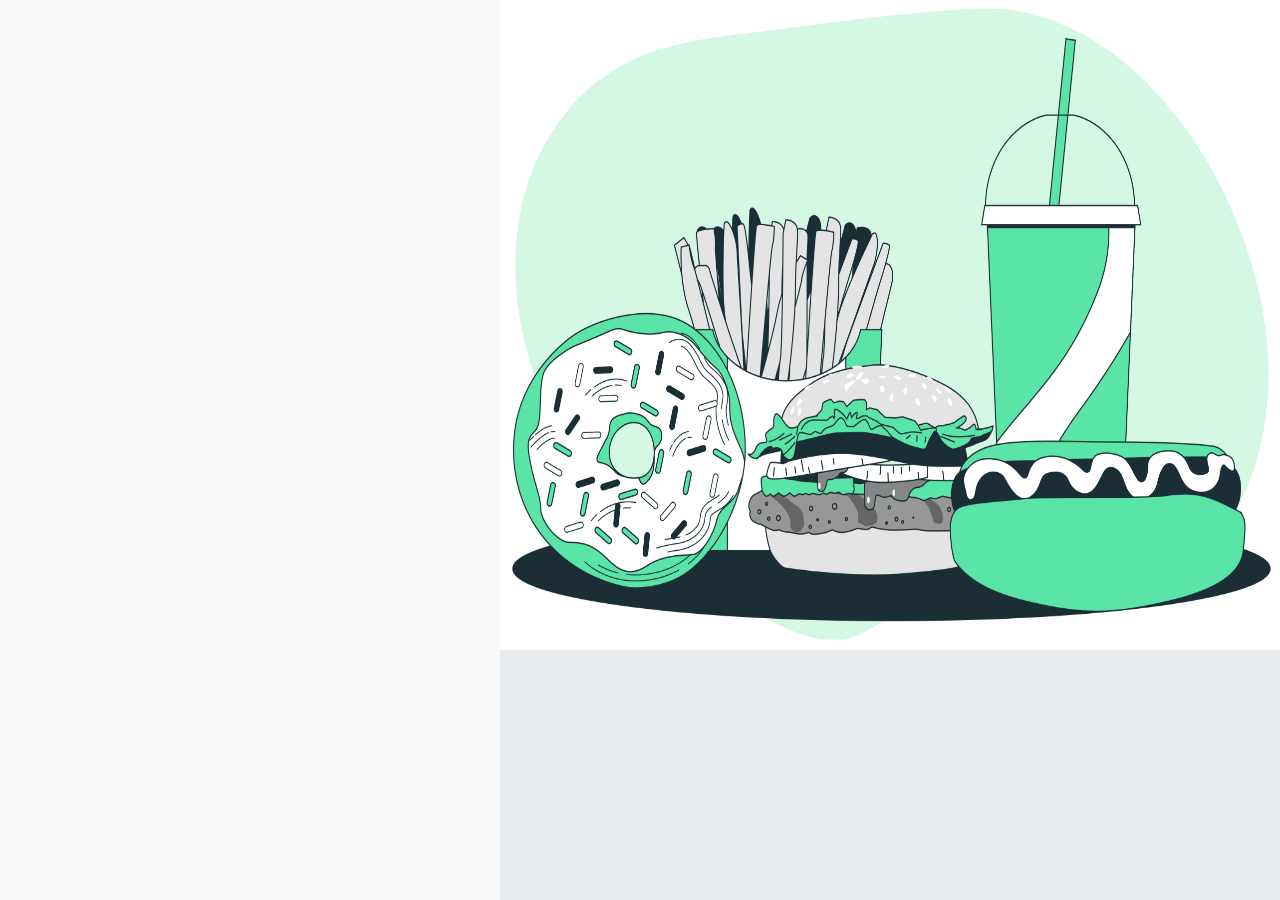
<file: index.html>
<!DOCTYPE html>
<html lang="en">
<head>
    <meta charset="UTF-8">
    <meta name="viewport" content="width=device-width, initial-scale=1.0">
    <link rel="icon" href="./assets/food-dash.jpg" />
    <title>Login - FoodDash</title>
    <link rel="stylesheet" href="css/style.css">
    <link rel="stylesheet" href="css/auth.css">
    <link rel="stylesheet" href="https://cdnjs.cloudflare.com/ajax/libs/font-awesome/6.4.0/css/all.min.css">
</head>
<body>
    <div class="auth-container">
        <div class="auth-card animate-fade-in">
            <div class="auth-header">
                <div class="logo">
                    <div class="logo-icon">FD</div>
                    <h1>FoodDash</h1>
                </div>
                <h2>Welcome Back</h2>
                <p>Enter your credentials to access your account</p>
            </div>
            <div class="auth-form">
                <form id="loginForm">
                    <div class="form-group">
                        <label for="email">Email</label>
                        <div class="input-with-icon">
                            <i class="fas fa-envelope"></i>
                            <input type="email" id="email" placeholder="Enter your email" required>
                        </div>
                        <span class="error-message" id="emailError"></span>
                    </div>
                    <div class="form-group">
                        <label for="password">Password</label>
                        <div class="input-with-icon">
                            <i class="fas fa-lock"></i>
                            <input type="password" id="password" placeholder="Enter your password" required>
                            <i class="fas fa-eye toggle-password"></i>
                        </div>
                        <span class="error-message" id="passwordError"></span>
                    </div>
                    <div class="form-options">
                        <div class="remember-me">
                            <input type="checkbox" id="remember">
                            <label for="remember">Remember me</label>
                        </div>
                        <a href="#" class="forgot-password">Forgot Password?</a>
                    </div>
                    <button type="submit" class="btn btn-primary btn-block">Login</button>
                </form>
                <!-- <div class="social-login">
                    <p>Or login with</p>
                    <div class="social-buttons">
                        <button class="btn btn-social btn-google">
                            <i class="fab fa-google"></i> Google
                        </button>
                        <button class="btn btn-social btn-facebook">
                            <i class="fab fa-facebook-f"></i> Facebook
                        </button>
                    </div>
                </div> -->
                <div class="auth-footer">
                    <p>Don't have an account? <a href="register.html">Register</a></p>
                </div>
            </div>
        </div>
        <div class="auth-image">
            <img src="./assets/food-ill.jpg" alt="Delicious food">
        </div>
    </div>

    <script src="js/auth.js"></script>
</body>
</html>
</file>
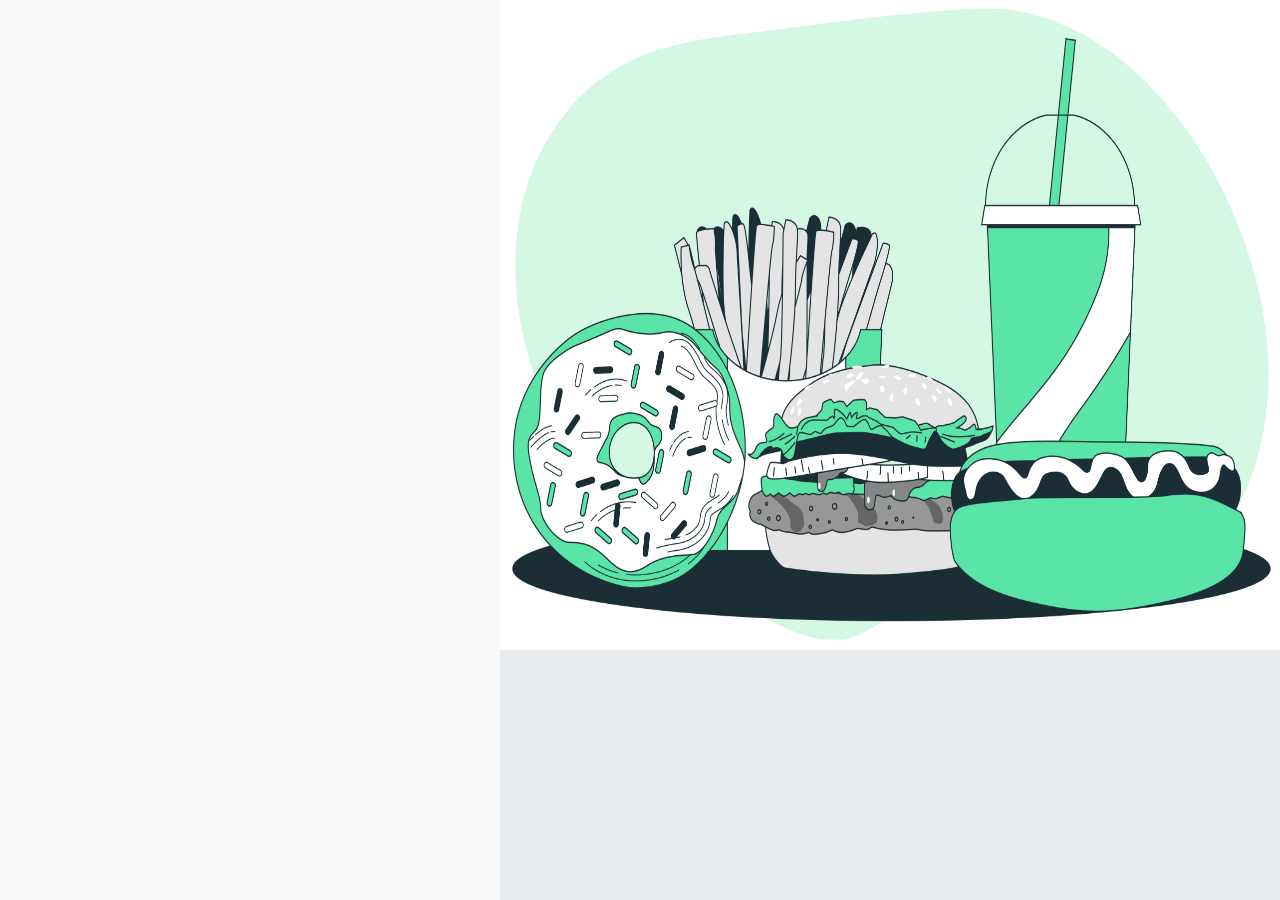
<file: customers.html>
<!DOCTYPE html>
<html lang="en">
<head>
    <meta charset="UTF-8">
    <meta name="viewport" content="width=device-width, initial-scale=1.0">
    <title>Customers - FoodDash</title>
    <link rel="icon" href="assets/food-dash.png" />
    <link rel="stylesheet" href="css/style.css">
    <link rel="stylesheet" href="css/dashboard.css">
    <link rel="stylesheet" href="css/Customer.css">
    <link rel="stylesheet" href="https://cdnjs.cloudflare.com/ajax/libs/font-awesome/6.4.0/css/all.min.css">
</head>
<body>
    <div class="dashboard-container">
        <aside class="sidebar">
            <div class="sidebar-header">
                <div class="logo">
                    <div class="logo-icon">FD</div>
                    <h1>FoodDash</h1>
                </div>
                <button class="sidebar-toggle" id="sidebarToggle">
                    <i class="fas fa-bars"></i>
                </button>
            </div>
            <nav class="sidebar-nav">
                <ul>
                    <li>
                        <a href="dashboard.html">
                            <i class="fas fa-th-large"></i>
                            <span>Dashboard</span>
                        </a>
                    </li>
                    <li>
                        <a href="Orders.html">
                            <i class="fas fa-shopping-bag"></i>
                            <span>Orders</span>
                        </a>
                    </li>
                    <li>
                        <a href="Menu.html">
                            <i class="fas fa-utensils"></i>
                            <span>Menu</span>
                        </a>
                    </li>
                    <li class="active">
                        <a href="Customer.html">
                            <i class="fas fa-users"></i>
                            <span>Customers</span>
                        </a>
                    </li>
                    <li>
                        <a href="Analytics.html">
                            <i class="fas fa-chart-bar"></i>
                            <span>Analytics</span>
                        </a>
                    </li>
                    <li>
                        <a href="Setting.html">
                            <i class="fas fa-cog"></i>
                            <span>Settings</span>
                        </a>
                    </li>
                </ul>
            </nav>
            <div class="sidebar-footer">
                <a href="#" id="logoutBtn">
                    <i class="fas fa-sign-out-alt"></i>
                    <span>Logout</span>
                </a>
            </div>
        </aside>

        <main class="main-content">
            <header class="dashboard-header">
                <h1>Customer Management</h1>
                <div class="user-menu">
                    <span class="date" id="currentDate">February 21, 2023</span>
                    <div class="user-avatar" id="userMenuToggle">
                        <span>JD</span>
                    </div>
                    <div class="user-dropdown" id="userDropdown">
                        <div class="user-info">
                            <h4>Sumit Kumar</h4>
                            <p>user@example.com</p>
                        </div>
                        <ul>
                            <li><a href="profile.html"><i class="fas fa-user"></i> Profile</a></li>
                            <li><a href="Setting.html"><i class="fas fa-cog"></i> Settings</a></li>
                            <li><a href="#" id="logoutBtnDropdown"><i class="fas fa-sign-out-alt"></i> Logout</a></li>
                        </ul>
                    </div>
                </div>
            </header>

            <div class="dashboard-stats">
                <div class="stat-card">
                    <div class="stat-info">
                        <h3>Total Customers</h3>
                        <div class="stat-value">1,245</div>
                        <div class="stat-change positive">
                            <i class="fas fa-arrow-up"></i> 8% vs last month
                        </div>
                    </div>
                </div>
                <div class="stat-card">
                    <div class="stat-info">
                        <h3>New Customers</h3>
                        <div class="stat-value">87</div>
                        <div class="stat-change positive">
                            <i class="fas fa-arrow-up"></i> 12% vs last month
                        </div>
                    </div>
                </div>
                <div class="stat-card">
                    <div class="stat-info">
                        <h3>Repeat Customers</h3>
                        <div class="stat-value">76%</div>
                        <div class="stat-change positive">
                            <i class="fas fa-arrow-up"></i> 5% vs last month
                        </div>
                    </div>
                </div>
                <div class="stat-card">
                    <div class="stat-info">
                        <h3>Avg. Customer Value</h3>
                        <div class="stat-value">₹245</div>
                        <div class="stat-change negative">
                            <i class="fas fa-arrow-down"></i> 3% vs last month
                        </div>
                    </div>
                </div>
            </div>

            <div class="customer-tools">
                <div class="search-filter-container">
                    <div class="search-box">
                        <i class="fas fa-search"></i>
                        <input type="text" id="customerSearch" placeholder="Search customers...">
                    </div>
                    <div class="filter-box">
                        <select id="customerFilter">
                            <option value="all">All Customers</option>
                            <option value="new">New Customers</option>
                            <option value="repeat">Repeat Customers</option>
                            <option value="vip">VIP Customers</option>
                            <option value="inactive">Inactive Customers</option>
                        </select>
                    </div>
                </div>
                <div class="action-buttons">
                    <button class="btn-export">
                        <i class="fas fa-file-export"></i> Export
                    </button>
                    <button class="btn-add-customer">
                        <i class="fas fa-plus"></i> Add Customer
                    </button>
                </div>
            </div>

            <div class="customer-list-container">
                <table class="customer-table">
                    <thead>
                        <tr>
                            <th>
                                <input type="checkbox" id="selectAllCustomers">
                            </th>
                            <th>Customer</th>
                            <th>Email</th>
                            <th>Phone</th>
                            <th>Orders</th>
                            <th>Total Spent</th>
                            <th>Last Order</th>
                            <th>Status</th>
                            <th>Actions</th>
                        </tr>
                    </thead>
                    <tbody id="customerTableBody">
                        <tr>
                            <td>
                                <input type="checkbox" class="customer-checkbox">
                            </td>
                            <td>
                                <div class="customer-info">
                                    <div class="customer-avatar">RK</div>
                                    <div class="customer-name">Rahul Kumar</div>
                                </div>
                            </td>
                            <td>rahul@example.com</td>
                            <td>+91 9876543210</td>
                            <td>24</td>
                            <td>₹4,850</td>
                            <td>2 days ago</td>
                            <td><span class="status-badge active">Active</span></td>
                            <td>
                                <div class="action-menu">
                                    <button class="action-btn">
                                        <i class="fas fa-ellipsis-v"></i>
                                    </button>
                                    <div class="action-dropdown">
                                        <a href="#" class="view-customer" data-id="1"><i class="fas fa-eye"></i> View</a>
                                        <a href="#" class="edit-customer" data-id="1"><i class="fas fa-edit"></i> Edit</a>
                                        <a href="#" class="delete-customer" data-id="1"><i class="fas fa-trash"></i> Delete</a>
                                    </div>
                                </div>
                            </td>
                        </tr>
                        <tr>
                            <td>
                                <input type="checkbox" class="customer-checkbox">
                            </td>
                            <td>
                                <div class="customer-info">
                                    <div class="customer-avatar">PS</div>
                                    <div class="customer-name">Priya Singh</div>
                                </div>
                            </td>
                            <td>priya@example.com</td>
                            <td>+91 9876543211</td>
                            <td>18</td>
                            <td>₹3,240</td>
                            <td>5 days ago</td>
                            <td><span class="status-badge active">Active</span></td>
                            <td>
                                <div class="action-menu">
                                    <button class="action-btn">
                                        <i class="fas fa-ellipsis-v"></i>
                                    </button>
                                    <div class="action-dropdown">
                                        <a href="#" class="view-customer" data-id="2"><i class="fas fa-eye"></i> View</a>
                                        <a href="#" class="edit-customer" data-id="2"><i class="fas fa-edit"></i> Edit</a>
                                        <a href="#" class="delete-customer" data-id="2"><i class="fas fa-trash"></i> Delete</a>
                                    </div>
                                </div>
                            </td>
                        </tr>
                        <tr>
                            <td>
                                <input type="checkbox" class="customer-checkbox">
                            </td>
                            <td>
                                <div class="customer-info">
                                    <div class="customer-avatar">AM</div>
                                    <div class="customer-name">Amit Mehta</div>
                                </div>
                            </td>
                            <td>amit@example.com</td>
                            <td>+91 9876543212</td>
                            <td>32</td>
                            <td>₹6,120</td>
                            <td>1 day ago</td>
                            <td><span class="status-badge vip">VIP</span></td>
                            <td>
                                <div class="action-menu">
                                    <button class="action-btn">
                                        <i class="fas fa-ellipsis-v"></i>
                                    </button>
                                    <div class="action-dropdown">
                                        <a href="#" class="view-customer" data-id="3"><i class="fas fa-eye"></i> View</a>
                                        <a href="#" class="edit-customer" data-id="3"><i class="fas fa-edit"></i> Edit</a>
                                        <a href="#" class="delete-customer" data-id="3"><i class="fas fa-trash"></i> Delete</a>
                                    </div>
                                </div>
                            </td>
                        </tr>
                        <tr>
                            <td>
                                <input type="checkbox" class="customer-checkbox">
                            </td>
                            <td>
                                <div class="customer-info">
                                    <div class="customer-avatar">SG</div>
                                    <div class="customer-name">Sneha Gupta</div>
                                </div>
                            </td>
                            <td>sneha@example.com</td>
                            <td>+91 9876543213</td>
                            <td>8</td>
                            <td>₹1,560</td>
                            <td>10 days ago</td>
                            <td><span class="status-badge inactive">Inactive</span></td>
                            <td>
                                <div class="action-menu">
                                    <button class="action-btn">
                                        <i class="fas fa-ellipsis-v"></i>
                                    </button>
                                    <div class="action-dropdown">
                                        <a href="#" class="view-customer" data-id="4"><i class="fas fa-eye"></i> View</a>
                                        <a href="#" class="edit-customer" data-id="4"><i class="fas fa-edit"></i> Edit</a>
                                        <a href="#" class="delete-customer" data-id="4"><i class="fas fa-trash"></i> Delete</a>
                                    </div>
                                </div>
                            </td>
                        </tr>
                        <tr>
                            <td>
                                <input type="checkbox" class="customer-checkbox">
                            </td>
                            <td>
                                <div class="customer-info">
                                    <div class="customer-avatar">VJ</div>
                                    <div class="customer-name">Vikram Joshi</div>
                                </div>
                            </td>
                            <td>vikram@example.com</td>
                            <td>+91 9876543214</td>
                            <td>15</td>
                            <td>₹2,890</td>
                            <td>3 days ago</td>
                            <td><span class="status-badge active">Active</span></td>
                            <td>
                                <div class="action-menu">
                                    <button class="action-btn">
                                        <i class="fas fa-ellipsis-v"></i>
                                    </button>
                                    <div class="action-dropdown">
                                        <a href="#" class="view-customer" data-id="5"><i class="fas fa-eye"></i> View</a>
                                        <a href="#" class="edit-customer" data-id="5"><i class="fas fa-edit"></i> Edit</a>
                                        <a href="#" class="delete-customer" data-id="5"><i class="fas fa-trash"></i> Delete</a>
                                    </div>
                                </div>
                            </td>
                        </tr>
                        <tr>
                            <td>
                                <input type="checkbox" class="customer-checkbox">
                            </td>
                            <td>
                                <div class="customer-info">
                                    <div class="customer-avatar">NP</div>
                                    <div class="customer-name">Neha Patel</div>
                                </div>
                            </td>
                            <td>neha@example.com</td>
                            <td>+91 9876543215</td>
                            <td>21</td>
                            <td>₹4,120</td>
                            <td>2 days ago</td>
                            <td><span class="status-badge active">Active</span></td>
                            <td>
                                <div class="action-menu">
                                    <button class="action-btn">
                                        <i class="fas fa-ellipsis-v"></i>
                                    </button>
                                    <div class="action-dropdown">
                                        <a href="#" class="view-customer" data-id="6"><i class="fas fa-eye"></i> View</a>
                                        <a href="#" class="edit-customer" data-id="6"><i class="fas fa-edit"></i> Edit</a>
                                        <a href="#" class="delete-customer" data-id="6"><i class="fas fa-trash"></i> Delete</a>
                                    </div>
                                </div>
                            </td>
                        </tr>
                        <tr>
                            <td>
                                <input type="checkbox" class="customer-checkbox">
                            </td>
                            <td>
                                <div class="customer-info">
                                    <div class="customer-avatar">RS</div>
                                    <div class="customer-name">Raj Sharma</div>
                                </div>
                            </td>
                            <td>raj@example.com</td>
                            <td>+91 9876543216</td>
                            <td>5</td>
                            <td>₹980</td>
                            <td>15 days ago</td>
                            <td><span class="status-badge new">New</span></td>
                            <td>
                                <div class="action-menu">
                                    <button class="action-btn">
                                        <i class="fas fa-ellipsis-v"></i>
                                    </button>
                                    <div class="action-dropdown">
                                        <a href="#" class="view-customer" data-id="7"><i class="fas fa-eye"></i> View</a>
                                        <a href="#" class="edit-customer" data-id="7"><i class="fas fa-edit"></i> Edit</a>
                                        <a href="#" class="delete-customer" data-id="7"><i class="fas fa-trash"></i> Delete</a>
                                    </div>
                                </div>
                            </td>
                        </tr>
                    </tbody>
                </table>
            </div>

            <div class="pagination">
                <button class="pagination-btn" disabled>
                    <i class="fas fa-chevron-left"></i>
                </button>
                <button class="pagination-btn active">1</button>
                <button class="pagination-btn">2</button>
                <button class="pagination-btn">3</button>
                <span class="pagination-ellipsis">...</span>
                <button class="pagination-btn">10</button>
                <button class="pagination-btn">
                    <i class="fas fa-chevron-right"></i>
                </button>
            </div>
        </main>
    </div>

    <!-- Customer Detail Modal -->
    <div class="modal" id="customerDetailModal">
        <div class="modal-content">
            <div class="modal-header">
                <h2>Customer Details</h2>
                <button class="modal-close">&times;</button>
            </div>
            <div class="modal-body">
                <div class="customer-profile">
                    <div class="profile-header">
                        <div class="profile-avatar">AM</div>
                        <div class="profile-info">
                            <h3>Amit Mehta</h3>
                            <p>amit@example.com</p>
                            <p>+91 9876543212</p>
                            <span class="status-badge vip">VIP</span>
                        </div>
                    </div>
                    
                    <div class="profile-tabs">
                        <button class="tab-btn active" data-tab="overview">Overview</button>
                        <button class="tab-btn" data-tab="orders">Orders</button>
                        <button class="tab-btn" data-tab="address">Addresses</button>
                        <button class="tab-btn" data-tab="notes">Notes</button>
                    </div>
                    
                    <div class="profile-tab-content active" id="overview">
                        <div class="customer-stats">
                            <div class="stat-item">
                                <h4>Total Orders</h4>
                                <div class="stat-number">32</div>
                            </div>
                            <div class="stat-item">
                                <h4>Total Spent</h4>
                                <div class="stat-number">₹6,120</div>
                            </div>
                            <div class="stat-item">
                                <h4>Avg. Order Value</h4>
                                <div class="stat-number">₹191</div>
                            </div>
                            <div class="stat-item">
                                <h4>First Order</h4>
                                <div class="stat-number">Jan 15, 2023</div>
                            </div>
                        </div>
                        
                        <div class="customer-preferences">
                            <h4>Preferences</h4>
                            <div class="preferences-list">
                                <div class="preference-item">
                                    <span class="preference-label">Favorite Items:</span>
                                    <span class="preference-value">Chicken Burger, Fries, Coke</span>
                                </div>
                                <div class="preference-item">
                                    <span class="preference-label">Dietary Restrictions:</span>
                                    <span class="preference-value">None</span>
                                </div>
                                <div class="preference-item">
                                    <span class="preference-label">Preferred Payment:</span>
                                    <span class="preference-value">Credit Card</span>
                                </div>
                                <div class="preference-item">
                                    <span class="preference-label">Delivery Time:</span>
                                    <span class="preference-value">Evening (6-8 PM)</span>
                                </div>
                            </div>
                        </div>
                    </div>
                    
                    <div class="profile-tab-content" id="orders">
                        <div class="recent-orders-list">
                            <div class="order-item">
                                <div class="order-header">
                                    <div class="order-id">#ORD-1234</div>
                                    <div class="order-date">Feb 20, 2023</div>
                                    <div class="order-status completed">Completed</div>
                                </div>
                                <div class="order-details">
                                    <div class="order-items">2x Chicken Burger, 1x Fries, 2x Coke</div>
                                    <div class="order-total">₹450</div>
                                </div>
                            </div>
                            <div class="order-item">
                                <div class="order-header">
                                    <div class="order-id">#ORD-1210</div>
                                    <div class="order-date">Feb 15, 2023</div>
                                    <div class="order-status completed">Completed</div>
                                </div>
                                <div class="order-details">
                                    <div class="order-items">1x Veg Pizza, 1x Garlic Bread, 1x Sprite</div>
                                    <div class="order-total">₹380</div>
                                </div>
                            </div>
                            <div class="order-item">
                                <div class="order-header">
                                    <div class="order-id">#ORD-1195</div>
                                    <div class="order-date">Feb 10, 2023</div>
                                    <div class="order-status completed">Completed</div>
                                </div>
                                <div class="order-details">
                                    <div class="order-items">2x Chicken Wings, 1x Fries, 1x Coke</div>
                                    <div class="order-total">₹320</div>
                                </div>
                            </div>
                        </div>
                        <button class="btn-view-all">View All Orders</button>
                    </div>
                    
                    <div class="profile-tab-content" id="address">
                        <div class="address-list">
                            <div class="address-item">
                                <div class="address-header">
                                    <h4>Home</h4>
                                    <span class="default-badge">Default</span>
                                </div>
                                <div class="address-content">
                                    <p>123 Main Street, Apartment 4B</p>
                                    <p>Andheri East, Mumbai 400069</p>
                                    <p>Maharashtra, India</p>
                                </div>
                                <div class="address-actions">
                                    <button class="btn-edit-address">Edit</button>
                                    <button class="btn-delete-address" disabled>Delete</button>
                                </div>
                            </div>
                            <div class="address-item">
                                <div class="address-header">
                                    <h4>Office</h4>
                                </div>
                                <div class="address-content">
                                    <p>Tech Park, Building B, 5th Floor</p>
                                    <p>Bandra Kurla Complex, Mumbai 400051</p>
                                    <p>Maharashtra, India</p>
                                </div>
                                <div class="address-actions">
                                    <button class="btn-edit-address">Edit</button>
                                    <button class="btn-delete-address">Delete</button>
                                </div>
                            </div>
                        </div>
                        <button class="btn-add-address">Add New Address</button>
                    </div>
                    
                    <div class="profile-tab-content" id="notes">
                        <div class="notes-container">
                            <div class="notes-list">
                                <div class="note-item">
                                    <div class="note-header">
                                        <div class="note-author">Added by: Admin</div>
                                        <div class="note-date">Feb 15, 2023</div>
                                    </div>
                                    <div class="note-content">
                                        Customer prefers extra sauce with burgers. Always ensure to add it.
                                    </div>
                                </div>
                                <div class="note-item">
                                    <div class="note-header">
                                        <div class="note-author">Added by: Support</div>
                                        <div class="note-date">Jan 28, 2023</div>
                                    </div>
                                    <div class="note-content">
                                        Customer reported late delivery on order #ORD-1195. Compensated with a 10% discount on next order.
                                    </div>
                                </div>
                            </div>
                            <div class="add-note">
                                <textarea placeholder="Add a new note..."></textarea>
                                <button class="btn-add-note">Add Note</button>
                            </div>
                        </div>
                    </div>
                </div>
            </div>
            <div class="modal-footer">
                <button class="btn-close-modal">Close</button>
                <button class="btn-edit-customer">Edit Customer</button>
            </div>
        </div>
    </div>

    <!-- Add/Edit Customer Modal -->
    <div class="modal" id="editCustomerModal">
        <div class="modal-content">
            <div class="modal-header">
                <h2>Edit Customer</h2>
                <button class="modal-close">&times;</button>
            </div>
            <div class="modal-body">
                <form id="customerForm">
                    <div class="form-row">
                        <div class="form-group">
                            <label for="customerName">Full Name</label>
                            <input type="text" id="customerName" value="Amit Mehta">
                        </div>
                        <div class="form-group">
                            <label for="customerEmail">Email Address</label>
                            <input type="email" id="customerEmail" value="amit@example.com">
                        </div>
                    </div>
                    <div class="form-row">
                        <div class="form-group">
                            <label for="customerPhone">Phone Number</label>
                            <input type="tel" id="customerPhone" value="+91 9876543212">
                        </div>
                        <div class="form-group">
                            <label for="customerStatus">Status</label>
                            <select id="customerStatus">
                                <option value="active">Active</option>
                                <option value="inactive">Inactive</option>
                                <option value="vip" selected>VIP</option>
                                <option value="new">New</option>
                            </select>
                        </div>
                    </div>
                    <div class="form-group">
                        <label for="customerAddress">Default Address</label>
                        <textarea id="customerAddress">123 Main Street, Apartment 4B, Andheri East, Mumbai 400069, Maharashtra, India</textarea>
                    </div>
                    <div class="form-group">
                        <label for="customerNotes">Notes</label>
                        <textarea id="customerNotes">Customer prefers extra sauce with burgers.</textarea>
                    </div>
                    <div class="form-group">
                        <label>Preferences</label>
                        <div class="preferences-editor">
                            <div class="preference-row">
                                <input type="text" placeholder="Preference name" value="Favorite Items">
                                <input type="text" placeholder="Value" value="Chicken Burger, Fries, Coke">
                                <button type="button" class="btn-remove-preference">
                                    <i class="fas fa-times"></i>
                                </button>
                            </div>
                            <div class="preference-row">
                                <input type="text" placeholder="Preference name" value="Dietary Restrictions">
                                <input type="text" placeholder="Value" value="None">
                                <button type="button" class="btn-remove-preference">
                                    <i class="fas fa-times"></i>
                                </button>
                            </div>
                            <button type="button" class="btn-add-preference">
                                <i class="fas fa-plus"></i> Add Preference
                            </button>
                        </div>
                    </div>
                </form>
            </div>
            <div class="modal-footer">
                <button class="btn-cancel">Cancel</button>
                <button class="btn-save-customer">Save Changes</button>
            </div>
        </div>
    </div>

    <script src="js/dashboard.js"></script>
    <script src="js/Customer.js"></script>
</body>
</html>
</file>
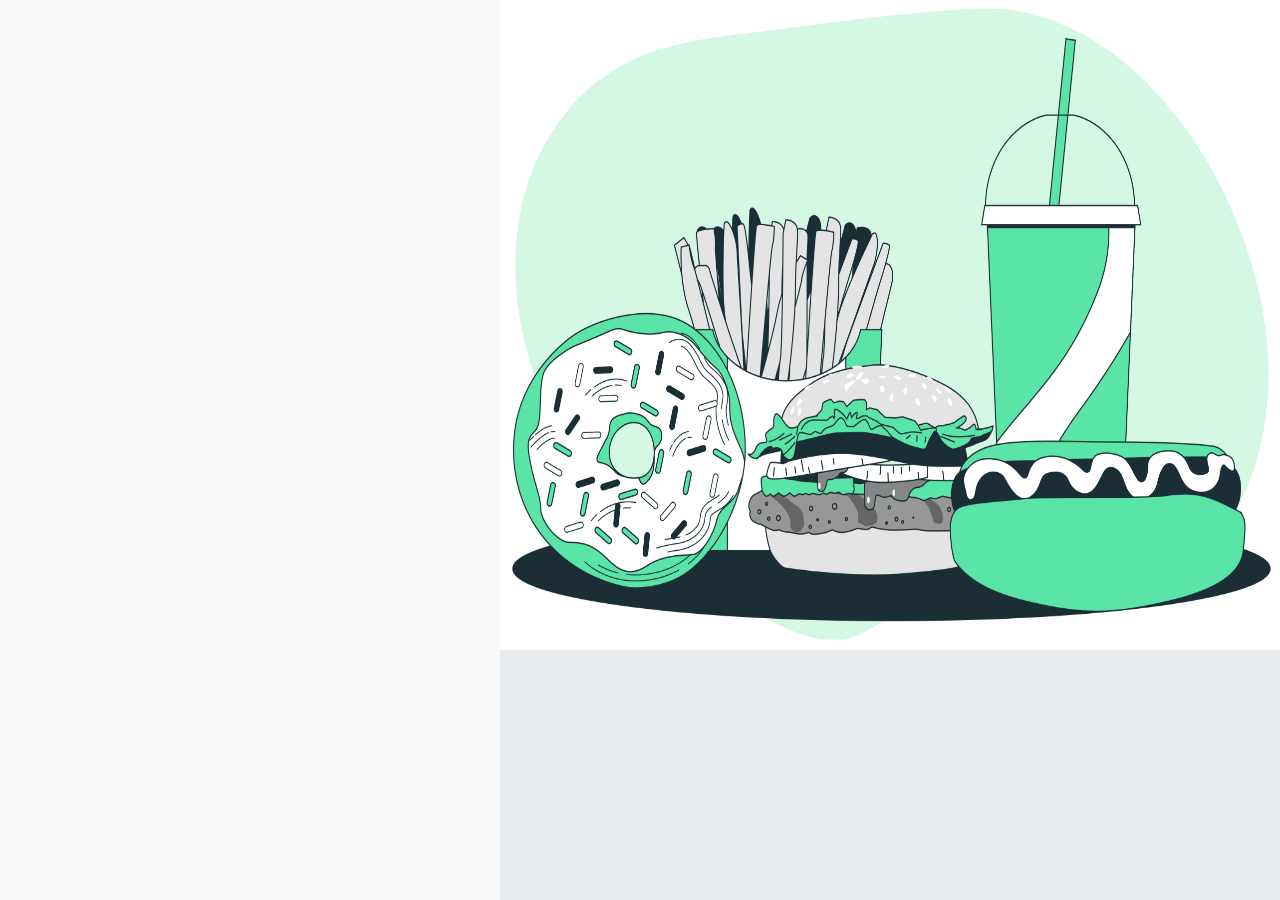
<file: dashboard.html>
<!DOCTYPE html>
<html lang="en">
<head>
    <meta charset="UTF-8">
    <meta name="viewport" content="width=device-width, initial-scale=1.0">
    <link rel="icon" href="./assets/food-dash.jpg">
    <title>Dashboard - FoodDash</title>
    <link rel="stylesheet" href="css/style.css">
    <link rel="stylesheet" href="css/dashboard.css">
    <link rel="stylesheet" href="https://cdnjs.cloudflare.com/ajax/libs/font-awesome/6.4.0/css/all.min.css">
</head>
<body>
    <div class="dashboard-container">
        <aside class="sidebar">
            <div class="sidebar-header">
                <div class="logo">
                    <div class="logo-icon">FD</div>
                    <h1>FoodDash</h1>
                </div>
                <button class="sidebar-toggle" id="sidebarToggle">
                    <i class="fas fa-bars"></i>
                </button>
            </div>
            <nav class="sidebar-nav">
                <ul>
                    <li class="active">
                        <a href="dashboard.html">
                            <i class="fas fa-th-large"></i>
                            <span>Dashboard</span>
                        </a>
                    </li>
                    <li>
                        <a href="Orders.html">
                            <i class="fas fa-shopping-bag"></i>
                            <span>Orders</span>
                        </a>
                    </li>
                    <li>
                        <a href="Menu.html">
                            <i class="fas fa-utensils"></i>
                            <span>Menu</span>
                        </a>
                    </li>
                    <li>
                        <a href="customers.html">
                            <i class="fas fa-users"></i>
                            <span>Customers</span>
                        </a>
                    </li>
                    <li>
                        <a href="Analytics.html">
                            <i class="fas fa-chart-bar"></i>
                            <span>Analytics</span>
                        </a>
                    </li>
                    <li>
                        <a href="Setting.html">
                            <i class="fas fa-cog"></i>
                            <span>Settings</span>
                        </a>
                    </li>
                </ul>
            </nav>
            <div class="sidebar-footer">
                <a href="#" id="logoutBtn">
                    <i class="fas fa-sign-out-alt"></i>
                    <span>Logout</span>
                </a>
            </div>
        </aside>

        <main class="main-content">
            <header class="dashboard-header">
                <h1>Dashboard</h1>
                <div class="user-menu">
                    <span class="date" id="currentDate">February 21, 2023</span>
                    <div class="user-avatar" id="userMenuToggle">
                        <span>JD</span>
                    </div>
                    <div class="user-dropdown" id="userDropdown">
                        <div class="user-info">
                            <h4>Sumit Kumar</h4>
                            <p>Sumit123@gmail.com</p>
                        </div>
                        <ul>
                            <li><a href="profile.html"><i class="fas fa-user"></i> Profile</a></li>
                            <li><a href="Setting.html"><i class="fas fa-cog"></i> Settings</a></li>
                            <li><a href="#" id="logoutBtnDropdown"><i class="fas fa-sign-out-alt"></i> Logout</a></li>
                        </ul>
                    </div>
                </div>
            </header>

            <div class="dashboard-stats">
                <div class="stat-card">
                    <div class="stat-info">
                        <h3>Today's Orders</h3>
                        <div class="stat-value">156</div>
                        <div class="stat-change positive">
                            <i class="fas fa-arrow-up"></i> 12% vs yesterday
                        </div>
                    </div>
                </div>
                <div class="stat-card">
                    <div class="stat-info">
                        <h3>Total Revenue</h3>
                        <div class="stat-value">₹3,240</div>
                        <div class="stat-change positive">
                            <i class="fas fa-arrow-up"></i> 8% vs yesterday
                        </div>
                    </div>
                </div>
                <div class="stat-card">
                    <div class="stat-info">
                        <h3>Average Order Value</h3>
                        <div class="stat-value">₹20.76</div>
                        <div class="stat-change negative">
                            <i class="fas fa-arrow-down"></i> 2% vs yesterday
                        </div>
                    </div>
                </div>
                <div class="stat-card">
                    <div class="stat-info">
                        <h3>Active Orders</h3>
                        <div class="stat-value">12</div>
                        <div class="stat-change neutral">
                            <i class="fas fa-minus"></i> 4 orders than usual
                        </div>
                    </div>
                </div>
            </div>

            <section class="recent-orders">
                <div class="section-header">
                    <h2>Recent Orders</h2>
                    <a href="Orders.html" class="view-all">View All Orders</a>
                </div>
                <div class="orders-list">
                    <div class="order-item">
                        <div class="order-info">
                            <h3>Order 1</h3>
                            <p>2x Burger, 1x Fries, 1x Coke</p>
                        </div>
                        <div class="order-status pending">
                            <span>Pending</span>
                        </div>
                    </div>
                    <div class="order-item">
                        <div class="order-info">
                            <h3>Order 2</h3>
                            <p>1x Pizza, 2x Wings, 2x Sprite</p>
                        </div>
                        <div class="order-status preparing">
                            <span>Preparing</span>
                        </div>
                    </div>
                    <div class="order-item">
                        <div class="order-info">
                            <h3>Order 3</h3>
                            <p>3x Tacos, 1x Nachos, 1x Pepsi</p>
                        </div>
                        <div class="order-status completed">
                            <span>Completed</span>
                        </div>
                    </div>
                </div>
            </section>

            <section class="popular-items">
                <div class="section-header">
                    <h2>Popular Items</h2>
                    <a href="Menu.html" class="view-all">View Full Menu</a>
                </div>
                <div class="items-grid">
                    <div class="food-item">
                        <div class="food-image">
                            <img src="./assets/burger.jpeg" alt="Classic Burger">
                        </div>
                        <div class="food-details">
                            <h3>Classic Burger</h3>
                            <p>Classic burger with fresh lettuce, tomatoes, and our special sauce</p>
                            <div class="food-meta">
                                <span class="price">₹8.99</span>
                                <span class="rating"><i class="fas fa-star"></i> 4.8 (170)</span>
                            </div>
                        </div>
                    </div>
                    <div class="food-item">
                        <div class="food-image">
                            <img src="./assets/pizza.jpg" alt="Pepperoni Pizza">
                        </div>
                        <div class="food-details">
                            <h3>Pepperoni Pizza</h3>
                            <p>Classic pizza with extra cheese and premium pepperoni slices</p>
                            <div class="food-meta">
                                <span class="price">₹12.99</span>
                                <span class="rating"><i class="fas fa-star"></i> 4.9 (246)</span>
                            </div>
                        </div>
                    </div>
                    <div class="food-item">
                        <div class="food-image">
                            <img src="./assets/french_fries.jpeg" alt="Wings">
                        </div>
                        <div class="food-details">
                            <h3>Wings</h3>
                            <p>Crispy french-fries tossed in spicy sauce with blue cheese dip</p>
                            <div class="food-meta">
                                <span class="price">₹10.99</span>
                                <span class="rating"><i class="fas fa-star"></i> 4.7 (196)</span>
                            </div>
                        </div>
                    </div>
                </div>
            </section>
        </main>
    </div>

    <script src="js/dashboard.js"></script>
</body>
</html>
</file>
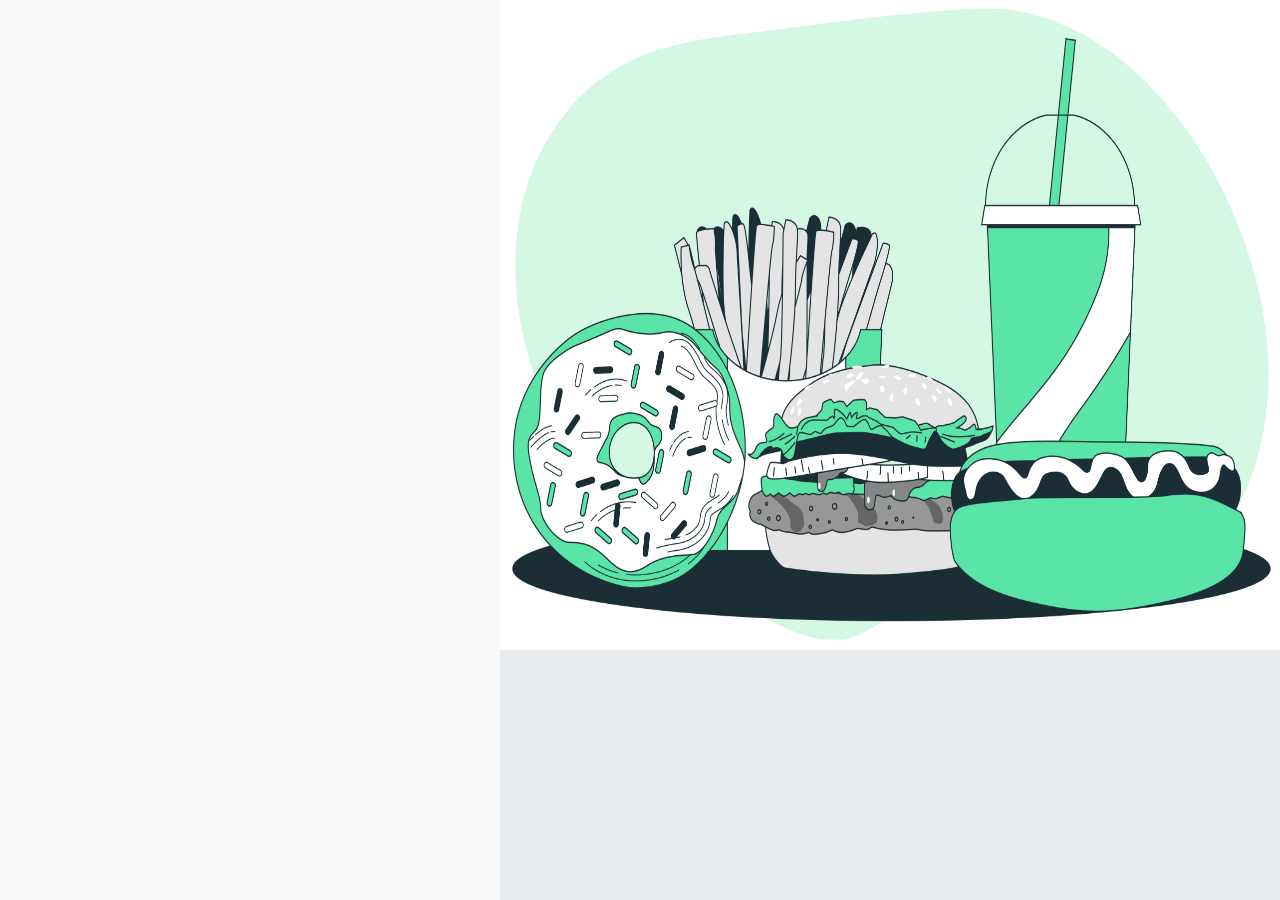
<file: Menu.html>
<!DOCTYPE html>
<html lang="en">
<head>
    <meta charset="UTF-8">
    <meta name="viewport" content="width=device-width, initial-scale=1.0">
    <title>Menu - FoodDash</title>
    <link rel="icon" href="assets/food-dash.png" />
    <link rel="stylesheet" href="css/style.css">
    <link rel="stylesheet" href="css/dashboard.css">
    <link rel="stylesheet" href="css/Menu.css">
    <link rel="stylesheet" href="https://cdnjs.cloudflare.com/ajax/libs/font-awesome/6.4.0/css/all.min.css">
</head>
<body>
    <div class="dashboard-container">
        <aside class="sidebar">
            <div class="sidebar-header">
                <div class="logo">
                    <div class="logo-icon">FD</div>
                    <h1>FoodDash</h1>
                </div>
                <button class="sidebar-toggle" id="sidebarToggle">
                    <i class="fas fa-bars"></i>
                </button>
            </div>
            <nav class="sidebar-nav">
                <ul>
                    <li>
                        <a href="dashboard.html">
                            <i class="fas fa-th-large"></i>
                            <span>Dashboard</span>
                        </a>
                    </li>
                    <li>
                        <a href="Orders.html">
                            <i class="fas fa-shopping-bag"></i>
                            <span>Orders</span>
                        </a>
                    </li>
                    <li class="active">
                        <a href="Menu.html">
                            <i class="fas fa-utensils"></i>
                            <span>Menu</span>
                        </a>
                    </li>
                    <li>
                        <a href="customers.html">
                            <i class="fas fa-users"></i>
                            <span>Customers</span>
                        </a>
                    </li>
                    <li>
                        <a href="Analytics.html">
                            <i class="fas fa-chart-bar"></i>
                            <span>Analytics</span>
                        </a>
                    </li>
                    <li>
                        <a href="settings.html">
                            <i class="fas fa-cog"></i>
                            <span>Settings</span>
                        </a>
                    </li>
                </ul>
            </nav>
            <div class="sidebar-footer">
                <a href="#" id="logoutBtn">
                    <i class="fas fa-sign-out-alt"></i>
                    <span>Logout</span>
                </a>
            </div>
        </aside>

        <main class="main-content">
            <header class="dashboard-header">
                <h1>Menu Management</h1>
                <div class="user-menu">
                    <span class="date" id="currentDate">February 21, 2023</span>
                    <div class="user-avatar" id="userMenuToggle">
                        <span>JD</span>
                    </div>
                    <div class="user-dropdown" id="userDropdown">
                        <div class="user-info">
                            <h4>John Doe</h4>
                            <p>john.doe@example.com</p>
                        </div>
                        <ul>
                            <li><a href="profile.html"><i class="fas fa-user"></i> Profile</a></li>
                            <li><a href="settings.html"><i class="fas fa-cog"></i> Settings</a></li>
                            <li><a href="#" id="logoutBtnDropdown"><i class="fas fa-sign-out-alt"></i> Logout</a></li>
                        </ul>
                    </div>
                </div>
            </header>

            <div class="menu-actions">
                <div class="search-bar">
                    <input type="text" id="menuSearch" placeholder="Search menu items...">
                    <i class="fas fa-search"></i>
                </div>
                <div class="action-buttons">
                    <button class="btn btn-primary" id="addItemBtn">
                        <i class="fas fa-plus"></i> Add New Item
                    </button>
                    <div class="filter-dropdown">
                        <button class="btn btn-secondary" id="filterBtn">
                            <i class="fas fa-filter"></i> Filter
                        </button>
                        <div class="filter-dropdown-content" id="filterDropdown">
                            <div class="filter-group">
                                <label>Category</label>
                                <div class="checkbox-group">
                                    <label><input type="checkbox" value="burgers" checked> Burgers</label>
                                    <label><input type="checkbox" value="pizza" checked> Pizza</label>
                                    <label><input type="checkbox" value="wings" checked> Wings</label>
                                    <label><input type="checkbox" value="sides" checked> Sides</label>
                                    <label><input type="checkbox" value="drinks" checked> Drinks</label>
                                    <label><input type="checkbox" value="desserts" checked> Desserts</label>
                                </div>
                            </div>
                            <div class="filter-group">
                                <label>Status</label>
                                <div class="checkbox-group">
                                    <label><input type="checkbox" value="active" checked> Active</label>
                                    <label><input type="checkbox" value="inactive"> Inactive</label>
                                </div>
                            </div>
                            <div class="filter-actions">
                                <button class="btn btn-sm" id="clearFilters">Clear All</button>
                                <button class="btn btn-primary btn-sm" id="applyFilters">Apply</button>
                            </div>
                        </div>
                    </div>
                </div>
            </div>

            <div class="category-tabs">
                <button class="category-tab active" data-category="all">All Items</button>
                <button class="category-tab" data-category="burgers">Burgers</button>
                <button class="category-tab" data-category="pizza">Pizza</button>
                <button class="category-tab" data-category="wings">Wings</button>
                <button class="category-tab" data-category="sides">Sides</button>
                <button class="category-tab" data-category="drinks">Drinks</button>
                <button class="category-tab" data-category="desserts">Desserts</button>
            </div>

            <div class="menu-grid" id="menuGrid">
                <!-- Menu items will be populated here by JavaScript -->
            </div>

            <!-- Add/Edit Item Modal -->
            <div class="modal" id="itemModal">
                <div class="modal-content">
                    <div class="modal-header">
                        <h2 id="modalTitle">Add New Item</h2>
                        <button class="close-btn" id="closeModal">&times;</button>
                    </div>
                    <div class="modal-body">
                        <form id="itemForm">
                            <div class="form-group">
                                <label for="itemName">Item Name</label>
                                <input type="text" id="itemName" required>
                            </div>
                            <div class="form-row">
                                <div class="form-group">
                                    <label for="itemCategory">Category</label>
                                    <select id="itemCategory" required>
                                        <option value="">Select Category</option>
                                        <option value="burgers">Burgers</option>
                                        <option value="pizza">Pizza</option>
                                        <option value="wings">Wings</option>
                                        <option value="sides">Sides</option>
                                        <option value="drinks">Drinks</option>
                                        <option value="desserts">Desserts</option>
                                    </select>
                                </div>
                                <div class="form-group">
                                    <label for="itemPrice">Price (₹)</label>
                                    <input type="number" id="itemPrice" min="0" step="0.01" required>
                                </div>
                            </div>
                            <div class="form-group">
                                <label for="itemDescription">Description</label>
                                <textarea id="itemDescription" rows="3" required></textarea>
                            </div>
                            <div class="form-row">
                                <div class="form-group">
                                    <label for="itemImage">Image URL</label>
                                    <input type="text" id="itemImage" placeholder="Enter image URL">
                                </div>
                                <div class="form-group">
                                    <label for="itemStatus">Status</label>
                                    <select id="itemStatus" required>
                                        <option value="active">Active</option>
                                        <option value="inactive">Inactive</option>
                                    </select>
                                </div>
                            </div>
                            <div class="form-group">
                                <label>Options</label>
                                <div class="options-container" id="optionsContainer">
                                    <!-- Options will be added here -->
                                </div>
                                <button type="button" class="btn btn-sm" id="addOptionBtn">
                                    <i class="fas fa-plus"></i> Add Option
                                </button>
                            </div>
                            <input type="hidden" id="itemId">
                        </form>
                    </div>
                    <div class="modal-footer">
                        <button class="btn btn-secondary" id="cancelBtn">Cancel</button>
                        <button class="btn btn-primary" id="saveItemBtn">Save Item</button>
                    </div>
                </div>
            </div>
        </main>
    </div>

    <script src="js/dashboard.js"></script>
    <script src="js/Menu.js"></script>
</body>
</html>
</file>
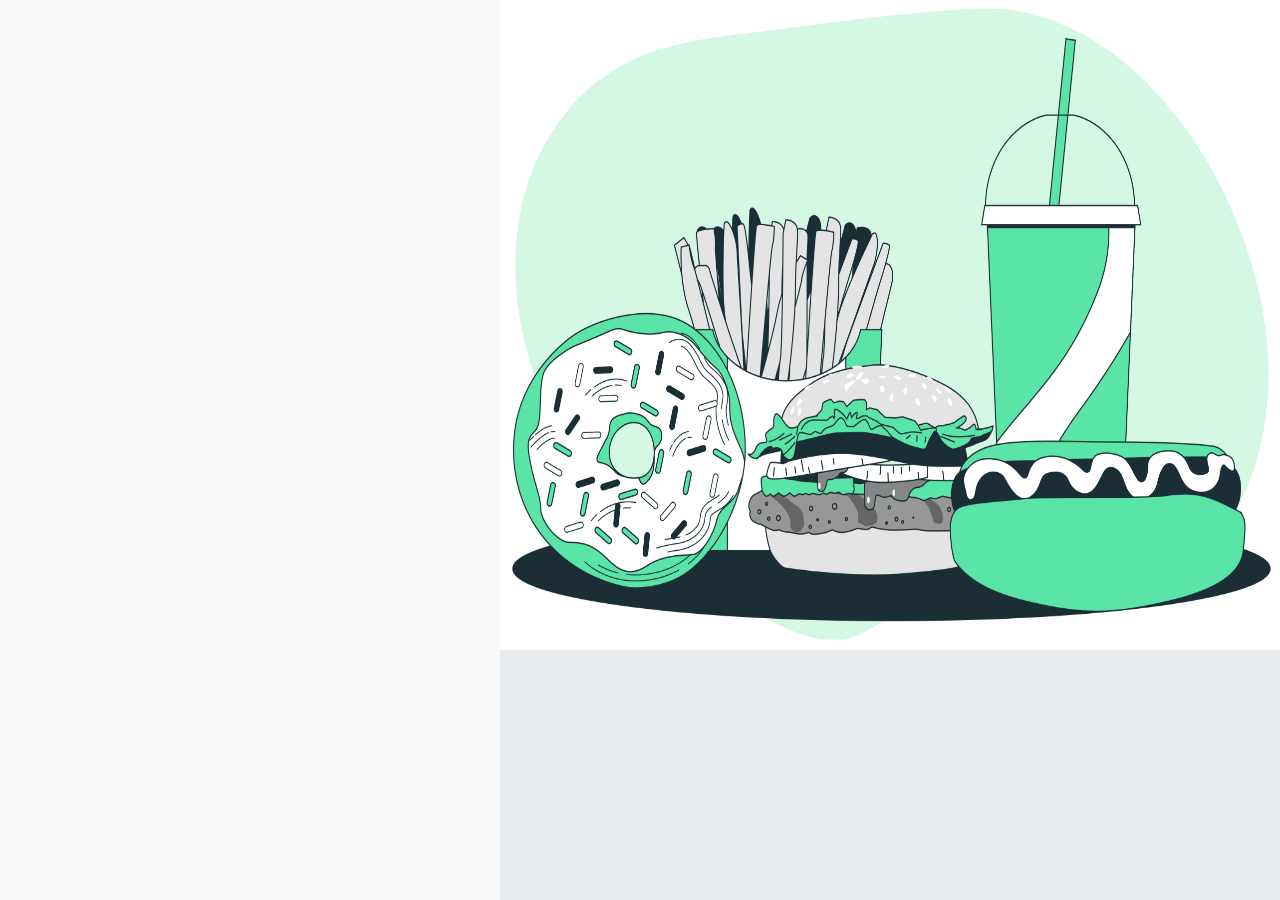
<file: Orders.html>
<!DOCTYPE html>
<html lang="en">
<head>
    <meta charset="UTF-8">
    <meta name="viewport" content="width=device-width, initial-scale=1.0">
    <title>Orders - FoodDash</title>
    <link rel="icon" href="assets/food-dash.png" />
    <link rel="stylesheet" href="css/style.css">
    <link rel="stylesheet" href="css/dashboard.css">
    <link rel="stylesheet" href="css/Orders.css">
    <link rel="stylesheet" href="https://cdnjs.cloudflare.com/ajax/libs/font-awesome/6.4.0/css/all.min.css">
</head>
<body>
    <div class="dashboard-container">
        <aside class="sidebar">
            <div class="sidebar-header">
                <div class="logo">
                    <div class="logo-icon">FD</div>
                    <h1>FoodDash</h1>
                </div>
                <button class="sidebar-toggle" id="sidebarToggle">
                    <i class="fas fa-bars"></i>
                </button>
            </div>
            <nav class="sidebar-nav">
                <ul>
                    <li>
                        <a href="dashboard.html">
                            <i class="fas fa-th-large"></i>
                            <span>Dashboard</span>
                        </a>
                    </li>
                    <li class="active">
                        <a href="Orders.html">
                            <i class="fas fa-shopping-bag"></i>
                            <span>Orders</span>
                        </a>
                    </li>
                    <li>
                        <a href="menu.html">
                            <i class="fas fa-utensils"></i>
                            <span>Menu</span>
                        </a>
                    </li>
                    <li>
                        <a href="customers.html">
                            <i class="fas fa-users"></i>
                            <span>Customers</span>
                        </a>
                    </li>
                    <li>
                        <a href="Analytics.html">
                            <i class="fas fa-chart-bar"></i>
                            <span>Analytics</span>
                        </a>
                    </li>
                    <li>
                        <a href="settings.html">
                            <i class="fas fa-cog"></i>
                            <span>Settings</span>
                        </a>
                    </li>
                </ul>
            </nav>
            <div class="sidebar-footer">
                <a href="#" id="logoutBtn">
                    <i class="fas fa-sign-out-alt"></i>
                    <span>Logout</span>
                </a>
            </div>
        </aside>

        <main class="main-content">
            <header class="dashboard-header">
                <h1>Orders</h1>
                <div class="user-menu">
                    <span class="date" id="currentDate">February 21, 2023</span>
                    <div class="user-avatar" id="userMenuToggle">
                        <span>JD</span>
                    </div>
                    <div class="user-dropdown" id="userDropdown">
                        <div class="user-info">
                            <h4>John Doe</h4>
                            <p>john.doe@example.com</p>
                        </div>
                        <ul>
                            <li><a href="profile.html"><i class="fas fa-user"></i> Profile</a></li>
                            <li><a href="settings.html"><i class="fas fa-cog"></i> Settings</a></li>
                            <li><a href="#" id="logoutBtnDropdown"><i class="fas fa-sign-out-alt"></i> Logout</a></li>
                        </ul>
                    </div>
                </div>
            </header>

            <div class="orders-filters">
                <div class="search-bar">
                    <input type="text" id="orderSearch" placeholder="Search orders...">
                    <i class="fas fa-search"></i>
                </div>
                <div class="filter-options">
                    <div class="filter-group">
                        <label for="statusFilter">Status</label>
                        <select id="statusFilter">
                            <option value="all">All</option>
                            <option value="pending">Pending</option>
                            <option value="preparing">Preparing</option>
                            <option value="completed">Completed</option>
                            <option value="cancelled">Cancelled</option>
                        </select>
                    </div>
                    <div class="filter-group">
                        <label for="dateFilter">Date</label>
                        <select id="dateFilter">
                            <option value="all">All Time</option>
                            <option value="today">Today</option>
                            <option value="yesterday">Yesterday</option>
                            <option value="week">This Week</option>
                            <option value="month">This Month</option>
                        </select>
                    </div>
                    <button class="btn btn-primary" id="exportBtn">
                        <i class="fas fa-download"></i> Export
                    </button>
                </div>
            </div>

            <div class="orders-summary">
                <div class="summary-card">
                    <div class="summary-icon pending">
                        <i class="fas fa-clock"></i>
                    </div>
                    <div class="summary-info">
                        <h3>Pending</h3>
                        <div class="summary-value">12</div>
                    </div>
                </div>
                <div class="summary-card">
                    <div class="summary-icon preparing">
                        <i class="fas fa-fire"></i>
                    </div>
                    <div class="summary-info">
                        <h3>Preparing</h3>
                        <div class="summary-value">8</div>
                    </div>
                </div>
                <div class="summary-card">
                    <div class="summary-icon completed">
                        <i class="fas fa-check-circle"></i>
                    </div>
                    <div class="summary-info">
                        <h3>Completed</h3>
                        <div class="summary-value">156</div>
                    </div>
                </div>
                <div class="summary-card">
                    <div class="summary-icon cancelled">
                        <i class="fas fa-times-circle"></i>
                    </div>
                    <div class="summary-info">
                        <h3>Cancelled</h3>
                        <div class="summary-value">3</div>
                    </div>
                </div>
            </div>

            <div class="orders-table-container">
                <table class="orders-table">
                    <thead>
                        <tr>
                            <th>Order ID</th>
                            <th>Customer</th>
                            <th>Items</th>
                            <th>Total</th>
                            <th>Date</th>
                            <th>Status</th>
                            <th>Actions</th>
                        </tr>
                    </thead>
                    <tbody id="ordersTableBody">
                        <!-- Orders will be populated here by JavaScript -->
                    </tbody>
                </table>
                <div class="pagination">
                    <button class="pagination-btn" id="prevPage" disabled>
                        <i class="fas fa-chevron-left"></i> Previous
                    </button>
                    <div class="pagination-info">Page <span id="currentPage">1</span> of <span id="totalPages">10</span></div>
                    <button class="pagination-btn" id="nextPage">
                        Next <i class="fas fa-chevron-right"></i>
                    </button>
                </div>
            </div>

            <!-- Order Details Modal -->
            <div class="modal" id="orderDetailsModal">
                <div class="modal-content">
                    <div class="modal-header">
                        <h2>Order Details</h2>
                        <button class="close-btn" id="closeModal">&times;</button>
                    </div>
                    <div class="modal-body" id="orderDetailsContent">
                        <!-- Order details will be populated here by JavaScript -->
                    </div>
                    <div class="modal-footer">
                        <button class="btn btn-secondary" id="closeModalBtn">Close</button>
                        <button class="btn btn-primary" id="updateStatusBtn">Update Status</button>
                    </div>
                </div>
            </div>
        </main>
    </div>

    <script src="js/dashboard.js"></script>
    <script src="js/Orders.js"></script>
</body>
</html>
</file>
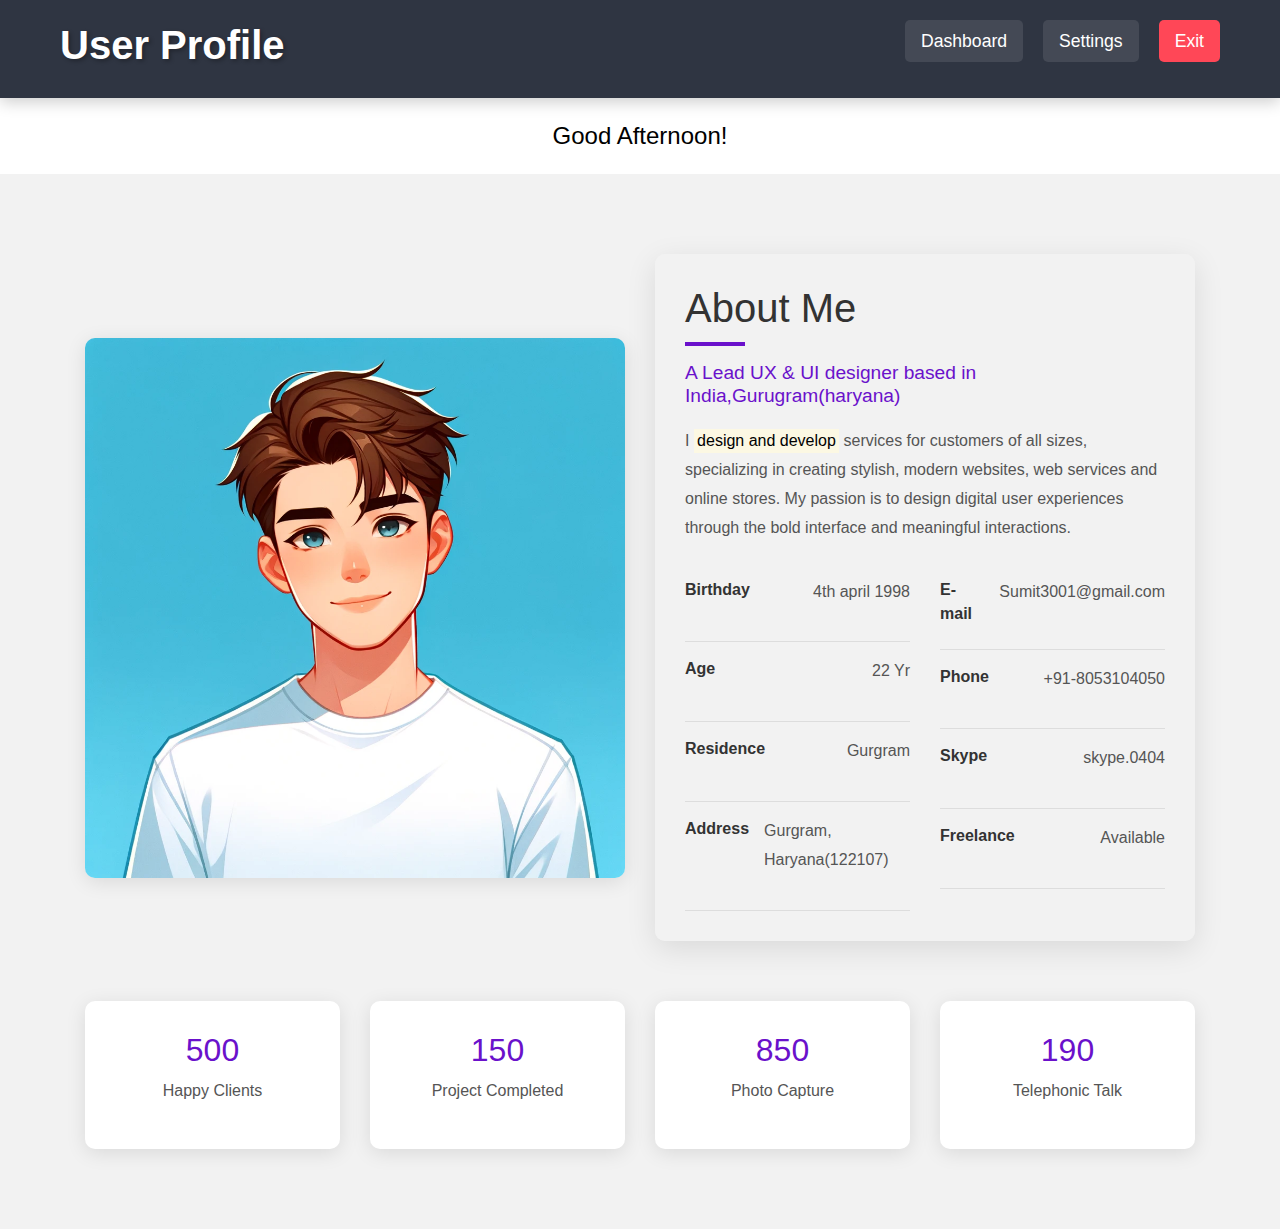
<file: profile.html>
<!DOCTYPE html>
<html lang="en">
<head>
    <meta charset="UTF-8">
    <meta name="viewport" content="width=device-width, initial-scale=1.0">
    <title>Menu - FoodDash</title>
    <link rel="stylesheet" href="css/style.css">
    <link rel="stylesheet" href="css/dashboard.css">
    <link rel="stylesheet" href="css/profile.css">
    <link rel="stylesheet" href="https://cdnjs.cloudflare.com/ajax/libs/font-awesome/6.4.0/css/all.min.css">

    <link rel='stylesheet' href='https://cdn.jsdelivr.net/npm/bootstrap@4.4.1/dist/css/bootstrap.min.css'>

    <script src='https://cdn.jsdelivr.net/npm/bootstrap@4.4.1/dist/js/bootstrap.bundle.min.js'></script>
</head>
<header>
        <div class="header-content">
            <h1>User Profile</h1>
            <button id="menuToggle" class="menu-toggle">☰</button>
            <nav id="navMenu">
                <ul>
                    <li><a href="dashboard.html" class="nav-link">Dashboard</a></li>
                    <li><a href="Setting.html" class="nav-link">Settings</a></li>
                    <li><a href="#" class="nav-link exit" id="exitButton">Exit</a></li>
                </ul>
            </nav>
        </div>
    </header>

    <div id="greetingMessage"></div>

        <section class="section about-section gray-bg" id="about">
            <div class="container">
                <div class="row align-items-center flex-row-reverse">
                    <div class="col-lg-6">
                        <div class="about-text go-to">
                            <h3 class="dark-color">About Me</h3>
                            <h6 class="theme-color lead">A Lead UX &amp; UI designer based in India,Gurugram(haryana)</h6>
                            <p>I <mark>design and develop</mark> services for customers of all sizes, specializing in creating stylish, modern websites, web services and online stores. My passion is to design digital user experiences through the bold interface and meaningful interactions.</p>
                            <div class="row about-list">
                                <div class="col-md-6">
                                    <div class="media">
                                        <label>Birthday</label>
                                        <p>4th april 1998</p>
                                    </div>
                                    <div class="media">
                                        <label>Age</label>
                                        <p>22 Yr</p>
                                    </div>
                                    <div class="media">
                                        <label>Residence</label>
                                        <p>Gurgram</p>
                                    </div>
                                    <div class="media">
                                        <label>Address</label>
                                        <p>Gurgram, Haryana(122107)</p>
                                    </div>
                                </div>
                                <div class="col-md-6">
                                    <div class="media">
                                        <label>E-mail</label>
                                        <p>Sumit3001@gmail.com</p>
                                    </div>
                                    <div class="media">
                                        <label>Phone</label>
                                        <p>+91-8053104050</p>
                                    </div>
                                    <div class="media">
                                        <label>Skype</label>
                                        <p>skype.0404</p>
                                    </div>
                                    <div class="media">
                                        <label>Freelance</label>
                                        <p>Available</p>
                                    </div>
                                </div>
                            </div>
                        </div>
                    </div>
                    <div class="col-lg-6">
                        <div class="about-avatar">
                            <img src="./assets/sumit-logo.webp" title="" alt="">
                        </div>
                    </div>
                </div>
                <div class="counter">
                    <div class="row">
                        <div class="col-6 col-lg-3">
                            <div class="count-data text-center">
                                <h6 class="count h2" data-to="500" data-speed="500">500</h6>
                                <p class="m-0px font-w-600">Happy Clients</p>
                            </div>
                        </div>
                        <div class="col-6 col-lg-3">
                            <div class="count-data text-center">
                                <h6 class="count h2" data-to="150" data-speed="150">150</h6>
                                <p class="m-0px font-w-600">Project Completed</p>
                            </div>
                        </div>
                        <div class="col-6 col-lg-3">
                            <div class="count-data text-center">
                                <h6 class="count h2" data-to="850" data-speed="850">850</h6>
                                <p class="m-0px font-w-600">Photo Capture</p>
                            </div>
                        </div>
                        <div class="col-6 col-lg-3">
                            <div class="count-data text-center">
                                <h6 class="count h2" data-to="190" data-speed="190">190</h6>
                                <p class="m-0px font-w-600">Telephonic Talk</p>
                            </div>
                        </div>
                    </div>
                </div>
            </div>
        </section>
    <script src="js/profile.js"></script>
</body>
</html>
</file>
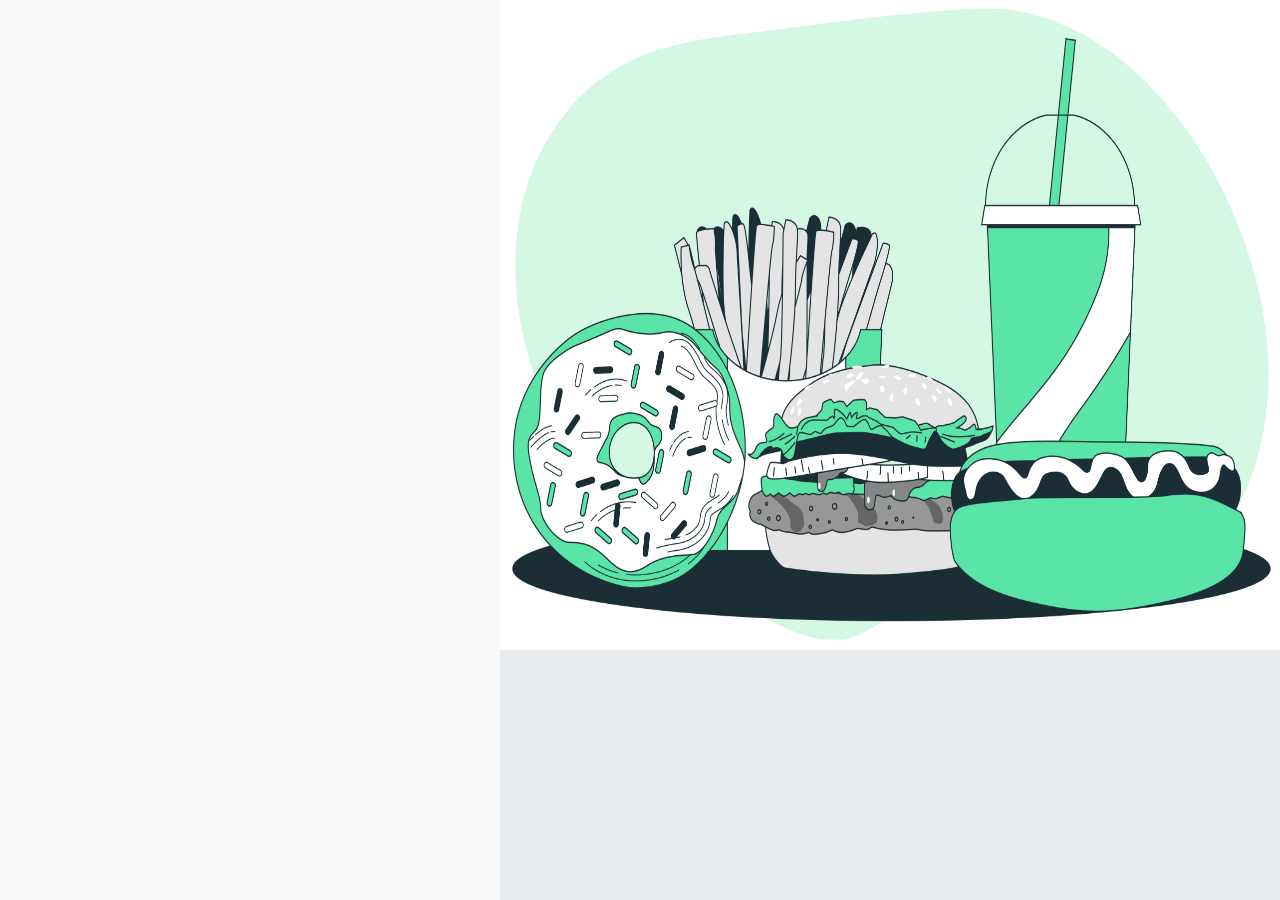
<file: register.html>
<!DOCTYPE html>
<html lang="en">
  <head>
    <meta charset="UTF-8" />
    <meta name="viewport" content="width=device-width, initial-scale=1.0" />
    <link rel="icon" href="./assets/food-dash.jpg" />
    <title>Register - FoodDash</title>
    <link rel="stylesheet" href="css/style.css" />
    <link rel="stylesheet" href="css/auth.css" />
    <link
      rel="stylesheet"
      href="https://cdnjs.cloudflare.com/ajax/libs/font-awesome/6.4.0/css/all.min.css"
    />
  </head>
  <body>
    <div class="auth-container">
      <div class="auth-card animate-fade-in">
        <div class="auth-header">
          <div class="logo">
            <div class="logo-icon">FD</div>
            <h1>FoodDash</h1>
          </div>
          <h2>Create Account</h2>
          <p>Join FoodDash and start ordering</p>
        </div>
        <div class="auth-form">
          <form id="registerForm">
            <!-- <div class="form-group">
                        <label for="fullName">Full Name</label>
                        <div class="input-with-icon">
                            <i class="fas fa-user"></i>
                            <input type="text" id="fullName" placeholder="Enter your full name" required>
                        </div>
                        <span class="error-message" id="nameError"></span>
                    </div> -->
            <div class="form-group">
              <label for="email">Email</label>
              <div class="input-with-icon">
                <i class="fas fa-envelope"></i>
                <input
                  type="email"
                  id="email"
                  placeholder="Enter your email"
                  required
                />
              </div>
              <span class="error-message" id="emailError"></span>
            </div>
            <!-- <div class="form-group">
                        <label for="phone">Phone Number</label>
                        <div class="input-with-icon">
                            <i class="fas fa-phone"></i>
                            <input type="tel" id="phone" placeholder="Enter your phone number" required>
                        </div>
                        <span class="error-message" id="phoneError"></span>
                    </div> -->
            <div class="form-group">
              <label for="password">Password</label>
              <div class="input-with-icon">
                <i class="fas fa-lock"></i>
                <input
                  type="password"
                  id="password"
                  placeholder="Create a password"
                  required
                />
                <i class="fas fa-eye toggle-password"></i>
              </div>
              <span class="error-message" id="passwordError"></span>
            </div>
            <div class="form-group">
              <label for="confirmPassword">Confirm Password</label>
              <div class="input-with-icon">
                <i class="fas fa-lock"></i>
                <input
                  type="password"
                  id="confirmPassword"
                  placeholder="Confirm your password"
                  required
                />
                <i class="fas fa-eye toggle-password"></i>
              </div>
              <span class="error-message" id="confirmPasswordError"></span>
            </div>
            <div class="form-options">
              <div class="terms">
                <input type="checkbox" id="terms" required />
                <label for="terms"
                  >I agree to the <a href="#">Terms of Service</a> and
                  <a href="#">Privacy Policy</a></label
                >
              </div>
            </div>
            <button type="submit" class="btn btn-primary btn-block">
              Create Account
            </button>
          </form>
          <!-- <div class="social-login">
                    <p>Or register with</p>
                    <div class="social-buttons">
                        <button class="btn btn-social btn-google">
                            <i class="fab fa-google"></i> Google
                        </button>
                        <button class="btn btn-social btn-facebook">
                            <i class="fab fa-facebook-f"></i> Facebook
                        </button>
                    </div>
                </div> -->
          <div class="auth-footer">
            <p>Already have an account? <a href="index.html">Login</a></p>
          </div>
        </div>
      </div>
      <div class="auth-image">
        <img src="./assets/food-ill.jpg" alt="Delicious food" />
      </div>
    </div>

    <script src="js/auth.js"></script>
  </body>
</html>
</file>
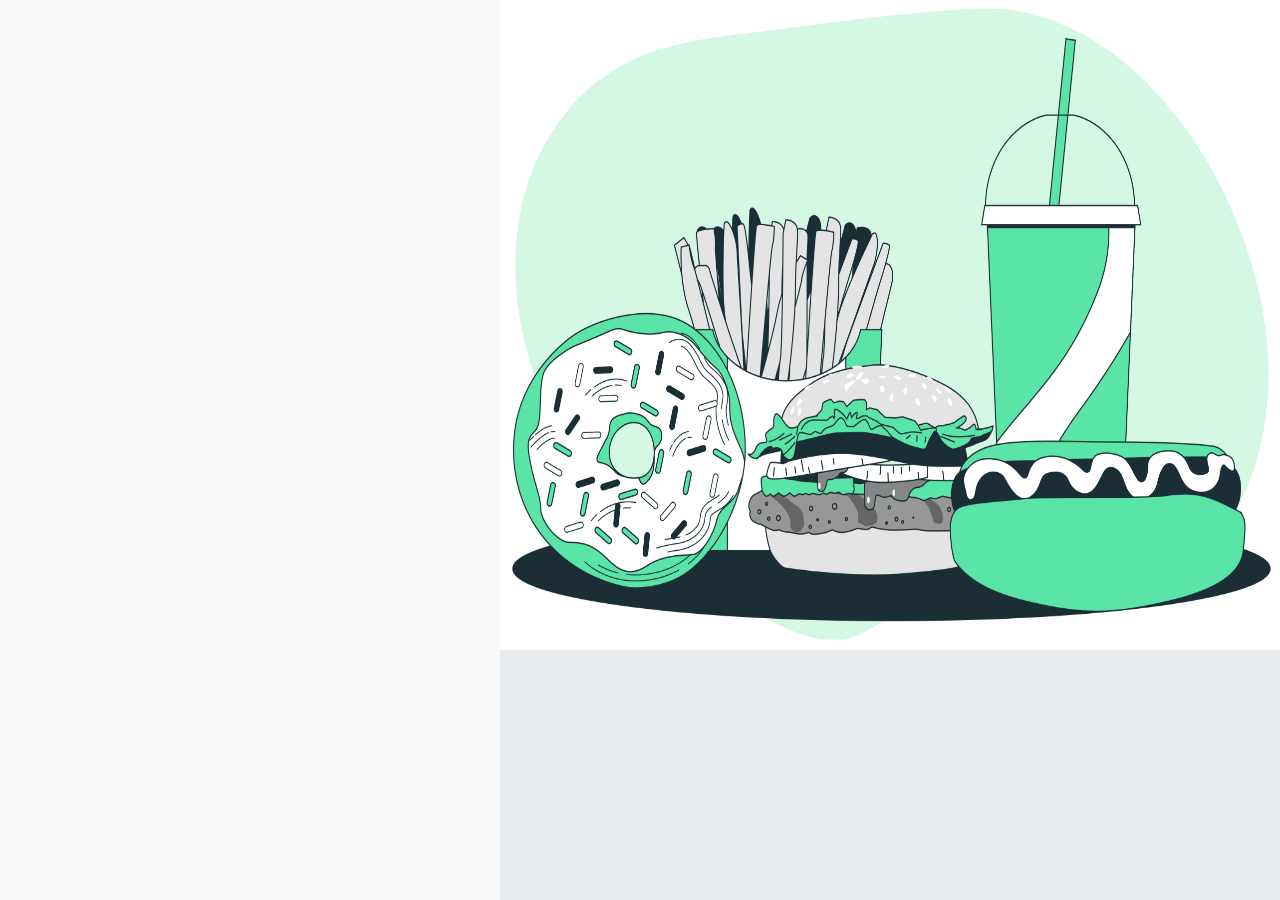
<file: Setting.html>
<!DOCTYPE html>
<html lang="en">
<head>
    <meta charset="UTF-8">
    <meta name="viewport" content="width=device-width, initial-scale=1.0">
    <title>Settings - FoodDash</title>
    <link rel="icon" href="assets/food-dash.png" />
    <link rel="stylesheet" href="css/style.css">
    <link rel="stylesheet" href="css/dashboard.css">
    <link rel="stylesheet" href="css/Setting.css">
    <link rel="stylesheet" href="https://cdnjs.cloudflare.com/ajax/libs/font-awesome/6.4.0/css/all.min.css">
</head>
<body>
    <div class="dashboard-container">
        <aside class="sidebar">
            <div class="sidebar-header">
                <div class="logo">
                    <div class="logo-icon">FD</div>
                    <h1>FoodDash</h1>
                </div>
                <button class="sidebar-toggle" id="sidebarToggle">
                    <i class="fas fa-bars"></i>
                </button>
            </div>
            <nav class="sidebar-nav">
                <ul>
                    <li>
                        <a href="dashboard.html">
                            <i class="fas fa-th-large"></i>
                            <span>Dashboard</span>
                        </a>
                    </li>
                    <li>
                        <a href="Orders.html">
                            <i class="fas fa-shopping-bag"></i>
                            <span>Orders</span>
                        </a>
                    </li>
                    <li>
                        <a href="Menu.html">
                            <i class="fas fa-utensils"></i>
                            <span>Menu</span>
                        </a>
                    </li>
                    <li>
                        <a href="Customer.html">
                            <i class="fas fa-users"></i>
                            <span>Customers</span>
                        </a>
                    </li>
                    <li>
                        <a href="Analytics.html">
                            <i class="fas fa-chart-bar"></i>
                            <span>Analytics</span>
                        </a>
                    </li>
                    <li class="active">
                        <a href="Setting.html">
                            <i class="fas fa-cog"></i>
                            <span>Settings</span>
                        </a>
                    </li>
                </ul>
            </nav>
            <div class="sidebar-footer">
                <a href="#" id="logoutBtn">
                    <i class="fas fa-sign-out-alt"></i>
                    <span>Logout</span>
                </a>
            </div>
        </aside>

        <main class="main-content">
            <header class="dashboard-header">
                <h1>Settings</h1>
                <div class="user-menu">
                    <span class="date" id="currentDate">February 21, 2023</span>
                    <div class="user-avatar" id="userMenuToggle">
                        <span>JD</span>
                    </div>
                    <div class="user-dropdown" id="userDropdown">
                        <div class="user-info">
                            <h4>Sumit Kumar</h4>
                            <p>user@example.com</p>
                        </div>
                        <ul>
                            <li><a href="profile.html"><i class="fas fa-user"></i> Profile</a></li>
                            <li><a href="Setting.html"><i class="fas fa-cog"></i> Settings</a></li>
                            <li><a href="#" id="logoutBtnDropdown"><i class="fas fa-sign-out-alt"></i> Logout</a></li>
                        </ul>
                    </div>
                </div>
            </header>

            <div class="settings-container">
                <div class="settings-sidebar">
                    <ul class="settings-nav">
                        <li class="active" data-tab="account">
                            <i class="fas fa-user"></i> Account Settings
                        </li>
                        <li data-tab="restaurant">
                            <i class="fas fa-store"></i> Restaurant Profile
                        </li>
                        <li data-tab="notifications">
                            <i class="fas fa-bell"></i> Notifications
                        </li>
                        <li data-tab="payment">
                            <i class="fas fa-credit-card"></i> Payment Methods
                        </li>
                        <li data-tab="security">
                            <i class="fas fa-lock"></i> Security
                        </li>
                        <li data-tab="appearance">
                            <i class="fas fa-paint-brush"></i> Appearance
                        </li>
                    </ul>
                </div>

                <div class="settings-content">
                    <!-- Account Settings Tab -->
                    <div class="settings-tab active" id="account">
                        <div class="settings-header">
                            <h2>Account Settings</h2>
                            <p>Manage your account information and preferences</p>
                        </div>

                        <form class="settings-form">
                            <div class="form-group">
                                <label for="fullName">Full Name</label>
                                <input type="text" id="fullName" value="Sumit Kumar">
                            </div>
                            <div class="form-group">
                                <label for="email">Email Address</label>
                                <input type="email" id="email" value="user@example.com">
                            </div>
                            <div class="form-group">
                                <label for="phone">Phone Number</label>
                                <input type="tel" id="phone" value="+91 9876543210">
                            </div>
                            <div class="form-group">
                                <label for="address">Address</label>
                                <textarea id="address">123 Main Street, New Delhi, India</textarea>
                            </div>
                            <div class="form-group">
                                <label for="language">Language</label>
                                <select id="language">
                                    <option value="en" selected>English</option>
                                    <option value="hi">Hindi</option>
                                    <option value="es">Spanish</option>
                                    <option value="fr">French</option>
                                </select>
                            </div>
                            <div class="form-actions">
                                <button type="submit" class="btn-save">Save Changes</button>
                            </div>
                        </form>
                    </div>

                    <!-- Restaurant Profile Tab -->
                    <div class="settings-tab" id="restaurant">
                        <div class="settings-header">
                            <h2>Restaurant Profile</h2>
                            <p>Manage your restaurant information and settings</p>
                        </div>

                        <form class="settings-form">
                            <div class="form-group">
                                <label for="restaurantName">Restaurant Name</label>
                                <input type="text" id="restaurantName" value="FoodDash Restaurant">
                            </div>
                            <div class="form-group">
                                <label for="restaurantDesc">Description</label>
                                <textarea id="restaurantDesc">Delicious food delivered fast to your doorstep.</textarea>
                            </div>
                            <div class="form-group">
                                <label for="cuisine">Cuisine Type</label>
                                <select id="cuisine">
                                    <option value="indian" selected>Indian</option>
                                    <option value="italian">Italian</option>
                                    <option value="chinese">Chinese</option>
                                    <option value="mexican">Mexican</option>
                                </select>
                            </div>
                            <div class="form-group">
                                <label for="openingHours">Opening Hours</label>
                                <div class="hours-container">
                                    <div class="day-hours">
                                        <span>Monday - Friday</span>
                                        <div class="time-inputs">
                                            <input type="time" value="09:00"> to <input type="time" value="22:00">
                                        </div>
                                    </div>
                                    <div class="day-hours">
                                        <span>Saturday - Sunday</span>
                                        <div class="time-inputs">
                                            <input type="time" value="10:00"> to <input type="time" value="23:00">
                                        </div>
                                    </div>
                                </div>
                            </div>
                            <div class="form-group">
                                <label>Restaurant Logo</label>
                                <div class="logo-upload">
                                    <div class="current-logo">
                                        <div class="logo-preview">FD</div>
                                    </div>
                                    <div class="upload-actions">
                                        <button type="button" class="btn-upload">Upload New Logo</button>
                                        <input type="file" id="logoUpload" hidden>
                                        <p class="upload-hint">Recommended size: 512x512px (Max: 2MB)</p>
                                    </div>
                                </div>
                            </div>
                            <div class="form-actions">
                                <button type="submit" class="btn-save">Save Changes</button>
                            </div>
                        </form>
                    </div>

                    <!-- Notifications Tab -->
                    <div class="settings-tab" id="notifications">
                        <div class="settings-header">
                            <h2>Notification Settings</h2>
                            <p>Manage how you receive notifications</p>
                        </div>

                        <div class="notification-settings">
                            <div class="notification-group">
                                <h3>Order Notifications</h3>
                                <div class="notification-option">
                                    <div class="option-info">
                                        <h4>New Orders</h4>
                                        <p>Get notified when a new order is placed</p>
                                    </div>
                                    <div class="notification-toggles">
                                        <label class="toggle">
                                            <input type="checkbox" checked>
                                            <span class="toggle-slider"></span>
                                            <span class="toggle-label">Email</span>
                                        </label>
                                        <label class="toggle">
                                            <input type="checkbox" checked>
                                            <span class="toggle-slider"></span>
                                            <span class="toggle-label">SMS</span>
                                        </label>
                                        <label class="toggle">
                                            <input type="checkbox" checked>
                                            <span class="toggle-slider"></span>
                                            <span class="toggle-label">Push</span>
                                        </label>
                                    </div>
                                </div>
                                <div class="notification-option">
                                    <div class="option-info">
                                        <h4>Order Updates</h4>
                                        <p>Get notified when an order status changes</p>
                                    </div>
                                    <div class="notification-toggles">
                                        <label class="toggle">
                                            <input type="checkbox" checked>
                                            <span class="toggle-slider"></span>
                                            <span class="toggle-label">Email</span>
                                        </label>
                                        <label class="toggle">
                                            <input type="checkbox" checked>
                                            <span class="toggle-slider"></span>
                                            <span class="toggle-label">SMS</span>
                                        </label>
                                        <label class="toggle">
                                            <input type="checkbox" checked>
                                            <span class="toggle-slider"></span>
                                            <span class="toggle-label">Push</span>
                                        </label>
                                    </div>
                                </div>
                            </div>
                            <div class="notification-group">
                                <h3>System Notifications</h3>
                                <div class="notification-option">
                                    <div class="option-info">
                                        <h4>Inventory Alerts</h4>
                                        <p>Get notified when items are running low</p>
                                    </div>
                                    <div class="notification-toggles">
                                        <label class="toggle">
                                            <input type="checkbox" checked>
                                            <span class="toggle-slider"></span>
                                            <span class="toggle-label">Email</span>
                                        </label>
                                        <label class="toggle">
                                            <input type="checkbox">
                                            <span class="toggle-slider"></span>
                                            <span class="toggle-label">SMS</span>
                                        </label>
                                        <label class="toggle">
                                            <input type="checkbox" checked>
                                            <span class="toggle-slider"></span>
                                            <span class="toggle-label">Push</span>
                                        </label>
                                    </div>
                                </div>
                                <div class="notification-option">
                                    <div class="option-info">
                                        <h4>Marketing Updates</h4>
                                        <p>Receive promotional offers and updates</p>
                                    </div>
                                    <div class="notification-toggles">
                                        <label class="toggle">
                                            <input type="checkbox" checked>
                                            <span class="toggle-slider"></span>
                                            <span class="toggle-label">Email</span>
                                        </label>
                                        <label class="toggle">
                                            <input type="checkbox">
                                            <span class="toggle-slider"></span>
                                            <span class="toggle-label">SMS</span>
                                        </label>
                                        <label class="toggle">
                                            <input type="checkbox">
                                            <span class="toggle-slider"></span>
                                            <span class="toggle-label">Push</span>
                                        </label>
                                    </div>
                                </div>
                            </div>
                            <div class="form-actions">
                                <button type="button" class="btn-save">Save Preferences</button>
                            </div>
                        </div>
                    </div>

                    <!-- Payment Methods Tab -->
                    <div class="settings-tab" id="payment">
                        <div class="settings-header">
                            <h2>Payment Methods</h2>
                            <p>Manage your payment methods and preferences</p>
                        </div>

                        <div class="payment-methods">
                            <div class="payment-method-list">
                                <div class="payment-method">
                                    <div class="payment-info">
                                        <div class="payment-icon">
                                            <i class="fas fa-credit-card"></i>
                                        </div>
                                        <div class="payment-details">
                                            <h4>Credit Card</h4>
                                            <p>**** **** **** 4567</p>
                                            <span class="expiry">Expires: 05/25</span>
                                        </div>
                                    </div>
                                    <div class="payment-actions">
                                        <button class="btn-edit">Edit</button>
                                        <button class="btn-delete">Delete</button>
                                    </div>
                                </div>
                                <div class="payment-method">
                                    <div class="payment-info">
                                        <div class="payment-icon">
                                            <i class="fas fa-university"></i>
                                        </div>
                                        <div class="payment-details">
                                            <h4>Bank Account</h4>
                                            <p>HDFC Bank</p>
                                            <span class="account">Acc: **** 7890</span>
                                        </div>
                                    </div>
                                    <div class="payment-actions">
                                        <button class="btn-edit">Edit</button>
                                        <button class="btn-delete">Delete</button>
                                    </div>
                                </div>
                            </div>
                            <button class="btn-add-payment">
                                <i class="fas fa-plus"></i> Add Payment Method
                            </button>
                        </div>
                    </div>

                    <!-- Security Tab -->
                    <div class="settings-tab" id="security">
                        <div class="settings-header">
                            <h2>Security Settings</h2>
                            <p>Manage your account security and privacy</p>
                        </div>

                        <div class="security-settings">
                            <div class="security-section">
                                <h3>Change Password</h3>
                                <form class="settings-form">
                                    <div class="form-group">
                                        <label for="currentPassword">Current Password</label>
                                        <input type="password" id="currentPassword">
                                    </div>
                                    <div class="form-group">
                                        <label for="newPassword">New Password</label>
                                        <input type="password" id="newPassword">
                                    </div>
                                    <div class="form-group">
                                        <label for="confirmPassword">Confirm New Password</label>
                                        <input type="password" id="confirmPassword">
                                    </div>
                                    <div class="form-actions">
                                        <button type="submit" class="btn-save">Update Password</button>
                                    </div>
                                </form>
                            </div>
                            <div class="security-section">
                                <h3>Two-Factor Authentication</h3>
                                <div class="two-factor-status">
                                    <p>Two-factor authentication adds an extra layer of security to your account.</p>
                                    <div class="status-toggle">
                                        <span>Status: <strong>Disabled</strong></span>
                                        <label class="toggle">
                                            <input type="checkbox">
                                            <span class="toggle-slider"></span>
                                        </label>
                                    </div>
                                </div>
                            </div>
                            <div class="security-section">
                                <h3>Login Sessions</h3>
                                <div class="sessions-list">
                                    <div class="session">
                                        <div class="session-info">
                                            <div class="device-icon">
                                                <i class="fas fa-laptop"></i>
                                            </div>
                                            <div class="session-details">
                                                <h4>Windows PC - Chrome</h4>
                                                <p>New Delhi, India</p>
                                                <span class="session-time">Current session</span>
                                            </div>
                                        </div>
                                        <div class="session-actions">
                                            <button class="btn-logout" disabled>This Device</button>
                                        </div>
                                    </div>
                                    <div class="session">
                                        <div class="session-info">
                                            <div class="device-icon">
                                                <i class="fas fa-mobile-alt"></i>
                                            </div>
                                            <div class="session-details">
                                                <h4>iPhone - Safari</h4>
                                                <p>Mumbai, India</p>
                                                <span class="session-time">Last active: 2 days ago</span>
                                            </div>
                                        </div>
                                        <div class="session-actions">
                                            <button class="btn-logout">Logout</button>
                                        </div>
                                    </div>
                                </div>
                                <button class="btn-logout-all">Logout from all devices</button>
                            </div>
                        </div>
                    </div>

                    <!-- Appearance Tab -->
                    <div class="settings-tab" id="appearance">
                        <div class="settings-header">
                            <h2>Appearance Settings</h2>
                            <p>Customize the look and feel of your dashboard</p>
                        </div>

                        <div class="appearance-settings">
                            <div class="theme-section">
                                <h3>Theme</h3>
                                <div class="theme-options">
                                    <div class="theme-option active">
                                        <div class="theme-preview light-theme"></div>
                                        <span>Light</span>
                                    </div>
                                    <div class="theme-option">
                                        <div class="theme-preview dark-theme"></div>
                                        <span>Dark</span>
                                    </div>
                                    <div class="theme-option">
                                        <div class="theme-preview system-theme"></div>
                                        <span>System</span>
                                    </div>
                                </div>
                            </div>
                            <div class="color-section">
                                <h3>Accent Color</h3>
                                <div class="color-options">
                                    <div class="color-option active" style="--color: #FF4D4D;">
                                        <div class="color-preview"></div>
                                    </div>
                                    <div class="color-option" style="--color: #5352ED;">
                                        <div class="color-preview"></div>
                                    </div>
                                    <div class="color-option" style="--color: #1DD1A1;">
                                        <div class="color-preview"></div>
                                    </div>
                                    <div class="color-option" style="--color: #FFA502;">
                                        <div class="color-preview"></div>
                                    </div>
                                    <div class="color-option" style="--color: #FF6B6B;">
                                        <div class="color-preview"></div>
                                    </div>
                                </div>
                            </div>
                            <div class="form-actions">
                                <button type="button" class="btn-save">Save Preferences</button>
                            </div>
                        </div>
                    </div>
                </div>
            </div>
        </main>
    </div>

    <script src="js/dashboard.js"></script>
    <script src="js/Setting.js"></script>
</body>
</html>
</file>
<file: css/style.css>
/* Global Styles */
:root {
  --primary-color: #ff4757;
  --primary-dark: #e03444;
  --secondary-color: #2f3542;
  --accent-color: #5352ed;
  --light-color: #f1f2f6;
  --dark-color: #2f3542;
  --success-color: #2ed573;
  --warning-color: #ffa502;
  --danger-color: #ff4757;
  --gray-100: #f8f9fa;
  --gray-200: #e9ecef;
  --gray-300: #dee2e6;
  --gray-400: #ced4da;
  --gray-500: #adb5bd;
  --gray-600: #6c757d;
  --gray-700: #495057;
  --gray-800: #343a40;
  --gray-900: #212529;
  --box-shadow: 0 4px 6px rgba(0, 0, 0, 0.1);
  --transition: all 0.3s ease;
  --border-radius: 8px;
}

* {
  margin: 0;
  padding: 0;
  box-sizing: border-box;
}

body {
  font-family: "Segoe UI", Tahoma, Geneva, Verdana, sans-serif;
  line-height: 1.6;
  color: var(--gray-800);
  background-color: var(--gray-100);
}

a {
  text-decoration: none;
  color: var(--accent-color);
  transition: var(--transition);
}

a:hover {
  color: var(--primary-color);
}

ul {
  list-style: none;
}

img {
  max-width: 100%;
  height: auto;
}

/* Typography */
h1,
h2,
h3,
h4,
h5,
h6 {
  font-weight: 700;
  line-height: 1.2;
  margin-bottom: 1rem;
  color: var(--gray-900);
}

h1 {
  font-size: 2.5rem;
}

h2 {
  font-size: 2rem;
}

h3 {
  font-size: 1.5rem;
}

p {
  margin-bottom: 1rem;
}

/* Buttons */
.btn {
  display: inline-block;
  padding: 0.75rem 1.5rem;
  border-radius: var(--border-radius);
  font-weight: 600;
  text-align: center;
  cursor: pointer;
  transition: var(--transition);
  border: none;
  font-size: 1rem;
}

.btn-primary {
  background-color: var(--primary-color);
  color: white;
}

.btn-primary:hover {
  background-color: var(--primary-dark);
  color: white;
}

.btn-secondary {
  background-color: var(--secondary-color);
  color: white;
}

.btn-secondary:hover {
  background-color: var(--dark-color);
  color: white;
}

.btn-block {
  display: block;
  width: 100%;
}

.btn-login {
  background-color: transparent;
  color: var(--accent-color);
  border: 1px solid var(--accent-color);
}

.btn-login:hover {
  background-color: var(--accent-color);
  color: white;
}

.btn-register {
  background-color: var(--primary-color);
  color: white;
}

.btn-register:hover {
  background-color: var(--primary-dark);
  color: white;
}

.btn-social {
  display: flex;
  align-items: center;
  justify-content: center;
  gap: 0.5rem;
  background-color: white;
  color: var(--gray-700);
  border: 1px solid var(--gray-300);
}

.btn-social:hover {
  background-color: var(--gray-100);
}

.btn-google {
  color: #db4437;
}

.btn-facebook {
  color: #4267b2;
}

/* Forms */
.form-group {
  margin-bottom: 1.5rem;
}

.form-group label {
  display: block;
  margin-bottom: 0.5rem;
  font-weight: 600;
  color: var(--gray-700);
}

.form-group input,
.form-group textarea,
.form-group select {
  width: 100%;
  padding: 0.75rem 1rem;
  border: 1px solid var(--gray-300);
  border-radius: var(--border-radius);
  font-size: 1rem;
  transition: var(--transition);
}

.form-group input:focus,
.form-group textarea:focus,
.form-group select:focus {
  outline: none;
  border-color: var(--accent-color);
  box-shadow: 0 0 0 3px rgba(83, 82, 237, 0.1);
}

.input-with-icon {
  position: relative;
}

.input-with-icon input {
  padding-left: 2.5rem;
}

.input-with-icon i {
  position: absolute;
  left: 1rem;
  top: 50%;
  transform: translateY(-50%);
  color: var(--gray-500);
}

.toggle-password {
  position: absolute;
  right: 1rem;
  top: 50%;
  transform: translateY(-50%);
  cursor: pointer;
  color: var(--gray-500);
}

.error-message {
  color: var(--danger-color);
  font-size: 0.875rem;
  margin-top: 0.25rem;
  display: none;
}

/* Logo */
.logo {
  display: flex;
  align-items: center;
  gap: 0.5rem;
}

.logo-icon {
  width: 2.5rem;
  height: 2.5rem;
  background-color: var(--primary-color);
  color: white;
  border-radius: 8px;
  display: flex;
  align-items: center;
  justify-content: center;
  font-weight: bold;
  font-size: 1.25rem;
}

/* Animations */
.animate-text {
  opacity: 0;
  transform: translateY(20px);
  animation: fadeInUp 0.5s forwards;
}

.delay-1 {
  animation-delay: 0.2s;
}

.delay-2 {
  animation-delay: 0.4s;
}

.animate-slide-in {
  opacity: 0;
  transform: translateX(50px);
  animation: slideIn 0.5s forwards 0.5s;
}

.animate-fade-in {
  opacity: 0;
  animation: fadeIn 0.5s forwards;
}

@keyframes fadeInUp {
  to {
    opacity: 1;
    transform: translateY(0);
  }
}

@keyframes slideIn {
  to {
    opacity: 1;
    transform: translateX(0);
  }
}

@keyframes fadeIn {
  to {
    opacity: 1;
  }
}

/* Responsive */
@media (max-width: 992px) {
  h1 {
    font-size: 2rem;
  }

  h2 {
    font-size: 1.75rem;
  }

  h3 {
    font-size: 1.25rem;
  }
}

@media (max-width: 768px) {
  .btn {
    padding: 0.6rem 1.2rem;
  }
}

@media (max-width: 576px) {
  h1 {
    font-size: 1.75rem;
  }

  h2 {
    font-size: 1.5rem;
  }

  h3 {
    font-size: 1.25rem;
  }
}
</file>
<file: css/auth.css>
/* Auth Pages Styles */
.auth-container {
  display: flex;
  min-height: 100vh;
  background-color: var(--gray-100);
}

.auth-card {
  flex: 1;
  max-width: 500px;
  padding: 2rem;
  background-color: white;
  box-shadow: var(--box-shadow);
  display: flex;
  flex-direction: column;
  justify-content: center;
}

.auth-header {
  text-align: center;
  margin-bottom: 2rem;
}

.auth-header h2 {
  margin-top: 1.5rem;
  margin-bottom: 0.5rem;
}

.auth-header p {
  color: var(--gray-600);
}

.auth-form {
  width: 100%;
}

.form-options {
  display: flex;
  justify-content: space-between;
  align-items: center;
  margin-bottom: 1.5rem;
}

.remember-me,
.terms {
  display: flex;
  align-items: center;
  gap: 0.5rem;
}

.remember-me label,
.terms label {
  margin-bottom: 0;
  font-weight: normal;
}

.forgot-password {
  color: var(--accent-color);
  font-size: 0.875rem;
}

.social-login {
  margin-top: 2rem;
  text-align: center;
}

.social-login p {
  color: var(--gray-600);
  margin-bottom: 1rem;
  position: relative;
}

.social-login p::before,
.social-login p::after {
  content: "";
  position: absolute;
  top: 50%;
  width: 30%;
  height: 1px;
  background-color: var(--gray-300);
}

.social-login p::before {
  left: 0;
}

.social-login p::after {
  right: 0;
}

.social-buttons {
  display: flex;
  gap: 1rem;
  margin-bottom: 1.5rem;
}

.social-buttons button {
  flex: 1;
}

.auth-footer {
  text-align: center;
  margin-top: 1.5rem;
  color: var(--gray-600);
}

.auth-footer a {
  font-weight: 600;
}

.auth-image {
  flex: 1;
  display: none;
  background-color: var(--gray-200);
  overflow: hidden;
}

.auth-image img {
  width: 850px;
  height: 650px;
  object-fit:center;
}

/* Responsive */
@media (min-width: 992px) {
  .auth-image {
    display: block;
  }
}

@media (max-width: 576px) {
  .auth-card {
    padding: 1.5rem;
  }

  .social-buttons {
    flex-direction: column;
  }
}
</file>
<file: css/dashboard.css>
/* Dashboard Styles */
.dashboard-container {
  display: flex;
  min-height: 100vh;
}

/* Sidebar */
.sidebar {
  width: 250px;
  background-color: var(--secondary-color);
  color: white;
  display: flex;
  flex-direction: column;
  transition: var(--transition);
  position: fixed;
  height: 100vh;
  z-index: 100;
}

.sidebar-header {
  padding: 1.5rem;
  display: flex;
  align-items: center;
  justify-content: space-between;
  border-bottom: 1px solid rgba(255, 255, 255, 0.1);
}

.sidebar-header .logo h1 {
  color: white;
  font-size: 1.5rem;
  margin-bottom: 0;
  cursor: pointer;
}

.sidebar-toggle {
  display: none;
  background: transparent;
  border: none;
  color: white;
  font-size: 1.25rem;
  cursor: pointer;
}

.sidebar-nav {
  flex: 1;
  padding: 1.5rem 0;
}

.sidebar-nav ul li {
  margin-bottom: 0.5rem;
}

.sidebar-nav ul li a {
  display: flex;
  align-items: center;
  padding: 0.75rem 1.5rem;
  color: rgba(255, 255, 255, 0.7);
  transition: var(--transition);
}

.sidebar-nav ul li a:hover {
  background-color: rgba(255, 255, 255, 0.1);
  color: white;
}

.sidebar-nav ul li.active a {
  background-color: var(--primary-color);
  color: white;
  border-radius: 0 4px 4px 0;
}

.sidebar-nav ul li a i {
  margin-right: 1rem;
  width: 20px;
  text-align: center;
}

.sidebar-footer {
  padding: 1.5rem;
  border-top: 1px solid rgba(255, 255, 255, 0.1);
}

.sidebar-footer a {
  display: flex;
  align-items: center;
  color: rgba(255, 255, 255, 0.7);
}

.sidebar-footer a:hover {
  color: white;
}

.sidebar-footer a i {
  margin-right: 1rem;
}

/* Main Content */
.main-content {
  flex: 1;
  margin-left: 250px;
  padding: 2rem;
  background-color: var(--gray-100);
  min-height: 100vh;
}

/* Dashboard Header */
.dashboard-header {
  display: flex;
  justify-content: space-between;
  align-items: center;
  margin-bottom: 2rem;
}

.user-menu {
  display: flex;
  align-items: center;
  gap: 1rem;
}

.date {
  color: var(--gray-600);
}

.user-avatar {
  width: 40px;
  height: 40px;
  background-color: var(--primary-color);
  color: white;
  border-radius: 50%;
  display: flex;
  align-items: center;
  justify-content: center;
  font-weight: bold;
  cursor: pointer;
}

.user-dropdown {
  position: absolute;
  top: 70px;
  right: 2rem;
  background-color: white;
  border-radius: var(--border-radius);
  box-shadow: var(--box-shadow);
  width: 250px;
  z-index: 10;
  display: none;
}

.user-dropdown.active {
  display: block;
  animation: fadeIn 0.3s;
}

.user-info {
  padding: 1rem;
  border-bottom: 1px solid var(--gray-200);
}

.user-info h4 {
  margin-bottom: 0.25rem;
}

.user-info p {
  color: var(--gray-600);
  margin-bottom: 0;
  font-size: 0.875rem;
}

.user-dropdown ul li a {
  display: flex;
  align-items: center;
  padding: 0.75rem 1rem;
  color: var(--gray-700);
}

.user-dropdown ul li a:hover {
  background-color: var(--gray-100);
}

.user-dropdown ul li a i {
  margin-right: 0.75rem;
  width: 20px;
  text-align: center;
}

/* Dashboard Stats */
.dashboard-stats {
  display: grid;
  grid-template-columns: repeat(4, 1fr);
  gap: 1.5rem;
  margin-bottom: 2rem;
}

.stat-card {
  background-color: white;
  border-radius: var(--border-radius);
  padding: 1.5rem;
  box-shadow: var(--box-shadow);
  border-left: 4px solid var(--primary-color);
}

.stat-info h3 {
  font-size: 1rem;
  color: var(--gray-600);
  margin-bottom: 0.5rem;
}

.stat-value {
  font-size: 1.75rem;
  font-weight: bold;
  margin-bottom: 0.5rem;
}

.stat-change {
  font-size: 0.875rem;
  display: flex;
  align-items: center;
  gap: 0.25rem;
}

.stat-change.positive {
  color: var(--success-color);
}

.stat-change.negative {
  color: var(--danger-color);
}

.stat-change.neutral {
  color: var(--gray-600);
}

/* Section Styles */
.section-header {
  display: flex;
  justify-content: space-between;
  align-items: center;
  margin-bottom: 1.5rem;
}

.view-all {
  color: var(--accent-color);
  font-weight: 600;
  font-size: 0.875rem;
}

/* Recent Orders */
.recent-orders {
  background-color: white;
  border-radius: var(--border-radius);
  padding: 1.5rem;
  box-shadow: var(--box-shadow);
  margin-bottom: 2rem;
}

.orders-list {
  display: flex;
  flex-direction: column;
  gap: 1rem;
}

.order-item {
  display: flex;
  justify-content: space-between;
  align-items: center;
  padding: 1rem;
  border-radius: var(--border-radius);
  background-color: var(--gray-100);
}

.order-info h3 {
  margin-bottom: 0.25rem;
  font-size: 1rem;
}

.order-info p {
  color: var(--gray-600);
  margin-bottom: 0;
  font-size: 0.875rem;
}

.order-status {
  padding: 0.25rem 0.75rem;
  border-radius: 50px;
  font-size: 0.75rem;
  font-weight: 600;
}

.order-status.pending {
  background-color: rgba(255, 165, 2, 0.1);
  color: var(--warning-color);
}

.order-status.preparing {
  background-color: rgba(83, 82, 237, 0.1);
  color: var(--accent-color);
}

.order-status.completed {
  background-color: rgba(46, 213, 115, 0.1);
  color: var(--success-color);
}

/* Popular Items */
.popular-items {
  background-color: white;
  border-radius: var(--border-radius);
  padding: 1.5rem;
  box-shadow: var(--box-shadow);
}

.items-grid {
  display: grid;
  grid-template-columns: repeat(3, 1fr);
  gap: 1.5rem;
}

.food-item {
  display: flex;
  flex-direction: column;
  border-radius: var(--border-radius);
  overflow: hidden;
  box-shadow: 0 2px 4px rgba(0, 0, 0, 0.05);
  transition: var(--transition);
}

.food-item:hover {
  transform: translateY(-5px);
  box-shadow: 0 5px 15px rgba(0, 0, 0, 0.1);
}

.food-image {
  height: 180px;
  overflow: hidden;
}

.food-image img {
  width: 100%;
  height: 100%;
  object-fit: cover;
  transition: transform 0.5s ease;
}

.food-item:hover .food-image img {
  transform: scale(1.05);
}

.food-details {
  padding: 1rem;
  background-color: white;
}

.food-details h3 {
  font-size: 1.1rem;
  margin-bottom: 0.5rem;
}

.food-details p {
  color: var(--gray-600);
  font-size: 0.875rem;
  margin-bottom: 0.75rem;
  display: -webkit-box;
  -webkit-line-clamp: 2;
  -webkit-box-orient: vertical;
  overflow: hidden;
}

.food-meta {
  display: flex;
  justify-content: space-between;
  align-items: center;
}

.price {
  font-weight: bold;
  color: var(--primary-color);
}

.rating {
  color: var(--gray-600);
  font-size: 0.875rem;
}

.rating i {
  color: #ffc107;
  margin-right: 0.25rem;
}

/* Responsive */
@media (max-width: 1200px) {
  .dashboard-stats {
    grid-template-columns: repeat(2, 1fr);
  }

  .items-grid {
    grid-template-columns: repeat(2, 1fr);
  }
}

@media (max-width: 992px) {
  .sidebar {
    width: 70px;
    transform: translateX(0);
  }

  .sidebar.expanded {
    width: 250px;
  }

  .sidebar-header .logo h1,
  .sidebar-nav ul li a span,
  .sidebar-footer a span {
    display: none;
  }

  .sidebar.expanded .sidebar-header .logo h1,
  .sidebar.expanded .sidebar-nav ul li a span,
  .sidebar.expanded .sidebar-footer a span {
    display: inline;
  }

  .sidebar-toggle {
    display: block;
  }

  .main-content {
    margin-left: 70px;
  }
}

@media (max-width: 768px) {
  .dashboard-stats {
    grid-template-columns: 1fr;
  }

  .items-grid {
    grid-template-columns: 1fr;
  }

  .sidebar {
    transform: translateX(-100%);
    width: 250px;
  }

  .sidebar.expanded {
    transform: translateX(0);
  }

  .sidebar-header .logo h1,
  .sidebar-nav ul li a span,
  .sidebar-footer a span {
    display: inline;
  }

  .main-content {
    margin-left: 0;
  }

  .mobile-menu-btn {
    display: block;
  }
}

@media (max-width: 576px) {
  .main-content {
    padding: 1rem;
  }

  .dashboard-header {
    flex-direction: column;
    align-items: flex-start;
    gap: 1rem;
  }

  .user-menu {
    align-self: flex-end;
  }
}
</file>
<file: css/Customer.css>
/* Customer Page Styles */

/* Customer Tools */
.customer-tools {
    display: flex;
    justify-content: space-between;
    align-items: center;
    margin-bottom: 1.5rem;
    flex-wrap: wrap;
    gap: 1rem;
}

.search-filter-container {
    display: flex;
    gap: 1rem;
    flex-wrap: wrap;
}

.search-box {
    position: relative;
    min-width: 250px;
}

.search-box i {
    position: absolute;
    left: 1rem;
    top: 50%;
    transform: translateY(-50%);
    color: var(--gray-500);
}

.search-box input {
    width: 100%;
    padding: 0.75rem 1rem 0.75rem 2.5rem;
    border: 1px solid var(--gray-300);
    border-radius: var(--border-radius);
    font-size: 0.875rem;
}

.search-box input:focus {
    outline: none;
    border-color: var(--primary-color);
    box-shadow: 0 0 0 2px rgba(255, 77, 77, 0.2);
}

.filter-box select {
    padding: 0.75rem 1rem;
    border: 1px solid var(--gray-300);
    border-radius: var(--border-radius);
    font-size: 0.875rem;
    min-width: 180px;
    background-color: white;
}

.action-buttons {
    display: flex;
    gap: 1rem;
}

.btn-export,
.btn-add-customer {
    display: flex;
    align-items: center;
    gap: 0.5rem;
    padding: 0.75rem 1rem;
    border-radius: var(--border-radius);
    font-size: 0.875rem;
    cursor: pointer;
    transition: var(--transition);
}

.btn-export {
    background-color: var(--gray-100);
    border: 1px solid var(--gray-300);
    color: var(--gray-700);
}

.btn-export:hover {
    background-color: var(--gray-200);
}

.btn-add-customer {
    background-color: var(--primary-color);
    border: 1px solid var(--primary-color);
    color: white;
}

.btn-add-customer:hover {
    background-color: var(--primary-dark);
}

/* Customer Table */
.customer-list-container {
    background-color: white;
    border-radius: var(--border-radius);
    box-shadow: var(--box-shadow);
    margin-bottom: 1.5rem;
    overflow-x: auto;
}

.customer-table {
    width: 100%;
    border-collapse: collapse;
}

.customer-table th {
    text-align: left;
    padding: 1rem;
    font-size: 0.875rem;
    color: var(--gray-600);
    border-bottom: 1px solid var(--gray-200);
    white-space: nowrap;
}

.customer-table td {
    padding: 1rem;
    border-bottom: 1px solid var(--gray-200);
    vertical-align: middle;
}

.customer-info {
    display: flex;
    align-items: center;
    gap: 0.75rem;
}

.customer-avatar {
    width: 40px;
    height: 40px;
    border-radius: 50%;
    background-color: var(--primary-color);
    color: white;
    display: flex;
    align-items: center;
    justify-content: center;
    font-weight: bold;
}

.status-badge {
    display: inline-block;
    padding: 0.25rem 0.75rem;
    border-radius: 50px;
    font-size: 0.75rem;
    font-weight: 600;
}

.status-badge.active {
    background-color: rgba(46, 213, 115, 0.1);
    color: var(--success-color);
}

.status-badge.inactive {
    background-color: rgba(255, 77, 77, 0.1);
    color: var(--danger-color);
}

.status-badge.vip {
    background-color: rgba(255, 165, 2, 0.1);
    color: var(--warning-color);
}

.status-badge.new {
    background-color: rgba(83, 82, 237, 0.1);
    color: var(--accent-color);
}

.action-menu {
    position: relative;
}

.action-btn {
    background: transparent;
    border: none;
    width: 30px;
    height: 30px;
    border-radius: 50%;
    display: flex;
    align-items: center;
    justify-content: center;
    cursor: pointer;
    color: var(--gray-600);
}

.action-btn:hover {
    background-color: var(--gray-100);
}

.action-dropdown {
    position: absolute;
    right: 0;
    top: 100%;
    background-color: white;
    border-radius: var(--border-radius);
    box-shadow: var(--box-shadow);
    width: 150px;
    z-index: 10;
    display: none;
}

.action-dropdown.active {
    display: block;
    animation: fadeIn 0.3s;
}

.action-dropdown a {
    display: flex;
    align-items: center;
    gap: 0.5rem;
    padding: 0.75rem 1rem;
    color: var(--gray-700);
    transition: var(--transition);
}

.action-dropdown a:hover {
    background-color: var(--gray-100);
}

.action-dropdown a i {
    width: 16px;
}

/* Pagination */
.pagination {
    display: flex;
    justify-content: center;
    align-items: center;
    gap: 0.5rem;
    margin-top: 1.5rem;
}

.pagination-btn {
    width: 36px;
    height: 36px;
    display: flex;
    align-items: center;
    justify-content: center;
    border-radius: var(--border-radius);
    border: 1px solid var(--gray-300);
    background-color: white;
    color: var(--gray-700);
    cursor: pointer;
    transition: var(--transition);
}

.pagination-btn:hover:not(:disabled) {
    background-color: var(--gray-100);
}

.pagination-btn.active {
    background-color: var(--primary-color);
    color: white;
    border-color: var(--primary-color);
}

.pagination-btn:disabled {
    opacity: 0.5;
    cursor: not-allowed;
}

.pagination-ellipsis {
    color: var(--gray-600);
}

/* Customer Detail Modal */
.modal {
    display: none;
    position: fixed;
    top: 0;
    left: 0;
    width: 100%;
    height: 100%;
    background-color: rgba(0, 0, 0, 0.5);
    z-index: 1000;
    overflow-y: auto;
}

.modal.active {
    display: block;
    animation: fadeIn 0.3s;
}

.modal-content {
    background-color: white;
    border-radius: var(--border-radius);
    width: 90%;
    max-width: 800px;
    margin: 2rem auto;
    box-shadow: var(--box-shadow);
    animation: slideUp 0.3s;
}

.modal-header {
    display: flex;
    justify-content: space-between;
    align-items: center;
    padding: 1.5rem;
    border-bottom: 1px solid var(--gray-200);
}

.modal-close {
    background: transparent;
    border: none;
    font-size: 1.5rem;
    cursor: pointer;
    color: var(--gray-600);
}

.modal-body {
    padding: 1.5rem;
    max-height: 70vh;
    overflow-y: auto;
}

.modal-footer {
    display: flex;
    justify-content: flex-end;
    gap: 1rem;
    padding: 1.5rem;
    border-top: 1px solid var(--gray-200);
}

/* Customer Profile */
.profile-header {
    display: flex;
    gap: 1.5rem;
    margin-bottom: 2rem;
}

.profile-avatar {
    width: 80px;
    height: 80px;
    border-radius: 50%;
    background-color: var(--primary-color);
    color: white;
    display: flex;
    align-items: center;
    justify-content: center;
    font-size: 1.5rem;
    font-weight: bold;
}

.profile-info h3 {
    margin-bottom: 0.5rem;
}

.profile-info p {
    margin-bottom: 0.25rem;
    color: var(--gray-600);
}

.profile-tabs {
    display: flex;
    border-bottom: 1px solid var(--gray-200);
    margin-bottom: 1.5rem;
}

.tab-btn {
    padding: 0.75rem 1.5rem;
    background: transparent;
    border: none;
    border-bottom: 2px solid transparent;
    cursor: pointer;
    font-weight: 500;
    color: var(--gray-600);
    transition: var(--transition);
}

.tab-btn:hover {
    color: var(--primary-color);
}

.tab-btn.active {
    color: var(--primary-color);
    border-bottom-color: var(--primary-color);
}

.profile-tab-content {
    display: none;
}

.profile-tab-content.active {
    display: block;
    animation: fadeIn 0.3s;
}

/* Customer Stats */
.customer-stats {
    display: grid;
    grid-template-columns: repeat(4, 1fr);
    gap: 1rem;
    margin-bottom: 2rem;
}

.stat-item {
    background-color: var(--gray-100);
    padding: 1rem;
    border-radius: var(--border-radius);
    text-align: center;
}

.stat-item h4 {
    font-size: 0.875rem;
    color: var(--gray-600);
    margin-bottom: 0.5rem;
}

.stat-number {
    font-size: 1.25rem;
    font-weight: bold;
}

/* Customer Preferences */
.customer-preferences {
    margin-bottom: 2rem;
}

.customer-preferences h4 {
    margin-bottom: 1rem;
    padding-bottom: 0.5rem;
    border-bottom: 1px solid var(--gray-200);
}

.preferences-list {
    display: flex;
    flex-direction: column;
    gap: 0.75rem;
}

.preference-item {
    display: flex;
    flex-wrap: wrap;
    gap: 0.5rem;
}

.preference-label {
    font-weight: 500;
    min-width: 150px;
}

.preference-value {
    color: var(--gray-700);
}

/* Orders Tab */
.recent-orders-list {
    display: flex;
    flex-direction: column;
    gap: 1rem;
    margin-bottom: 1.5rem;
}

.order-item {
    background-color: var(--gray-100);
    border-radius: var(--border-radius);
    padding: 1rem;
}

.order-header {
    display: flex;
    justify-content: space-between;
    margin-bottom: 0.75rem;
}

.order-id {
    font-weight: 500;
}

.order-date {
    color: var(--gray-600);
    font-size: 0.875rem;
}

.order-details {
    display: flex;
    justify-content: space-between;
    align-items: center;
}

.order-items {
    font-size: 0.875rem;
}

.order-total {
    font-weight: 500;
}

.btn-view-all {
    width: 100%;
    padding: 0.75rem;
    background-color: var(--gray-100);
    border: 1px solid var(--gray-300);
    border-radius: var(--border-radius);
    cursor: pointer;
    transition: var(--transition);
}

.btn-view-all:hover {
    background-color: var(--gray-200);
}

/* Address Tab */
.address-list {
    display: flex;
    flex-direction: column;
    gap: 1rem;
    margin-bottom: 1.5rem;
}

.address-item {
    background-color: var(--gray-100);
    border-radius: var(--border-radius);
    padding: 1rem;
}

.address-header {
    display: flex;
    justify-content: space-between;
    align-items: center;
    margin-bottom: 0.75rem;
}

.default-badge {
    background-color: var(--primary-color);
    color: white;
    padding: 0.25rem 0.5rem;
    border-radius: 4px;
    font-size: 0.75rem;
    font-weight: 500;
}

.address-content {
    margin-bottom: 1rem;
}

.address-content p {
    margin-bottom: 0.25rem;
    font-size: 0.875rem;
}

.address-actions {
    display: flex;
    gap: 0.5rem;
}

.btn-edit-address,
.btn-delete-address {
    padding: 0.5rem 1rem;
    border-radius: var(--border-radius);
    font-size: 0.75rem;
    cursor: pointer;
    transition: var(--transition);
}

.btn-edit-address {
    background-color: var(--gray-200);
    border: 1px solid var(--gray-300);
    color: var(--gray-700);
}

.btn-edit-address:hover {
    background-color: var(--gray-300);
}

.btn-delete-address {
    background-color: rgba(255, 77, 77, 0.1);
    border: 1px solid rgba(255, 77, 77, 0.2);
    color: var(--danger-color);
}

.btn-delete-address:hover:not(:disabled) {
    background-color: rgba(255, 77, 77, 0.2);
}

.btn-delete-address:disabled {
    opacity: 0.5;
    cursor: not-allowed;
}

.btn-add-address {
    width: 100%;
    padding: 0.75rem;
    background-color: var(--gray-100);
    border: 1px solid var(--gray-300);
    border-radius: var(--border-radius);
    cursor: pointer;
    transition: var(--transition);
}

.btn-add-address:hover {
    background-color: var(--gray-200);
}

/* Notes Tab */
.notes-container {
    display: flex;
    flex-direction: column;
    gap: 1.5rem;
}

.notes-list {
    display: flex;
    flex-direction: column;
    gap: 1rem;
}

.note-item {
    background-color: var(--gray-100);
    border-radius: var(--border-radius);
    padding: 1rem;
}

.note-header {
    display: flex;
    justify-content: space-between;
    margin-bottom: 0.75rem;
    font-size: 0.875rem;
    color: var(--gray-600);
}

.add-note {
    display: flex;
    flex-direction: column;
    gap: 0.75rem;
}

.add-note textarea {
    width: 100%;
    padding: 0.75rem;
    border: 1px solid var(--gray-300);
    border-radius: var(--border-radius);
    min-height: 100px;
    resize: vertical;
}

.btn-add-note {
    align-self: flex-end;
    padding: 0.75rem 1rem;
    background-color: var(--primary-color);
    color: white;
    border: none;
    border-radius: var(--border-radius);
    cursor: pointer;
    transition: var(--transition);
}

.btn-add-note:hover {
    background-color: var(--primary-dark);
}

/* Edit Customer Modal */
.form-row {
    display: flex;
    gap: 1rem;
    margin-bottom: 1rem;
}

.form-group {
    flex: 1;
    margin-bottom: 1rem;
}

.form-group label {
    display: block;
    margin-bottom: 0.5rem;
    font-weight: 500;
}

.form-group input,
.form-group select,
.form-group textarea {
    width: 100%;
    padding: 0.75rem;
    border: 1px solid var(--gray-300);
    border-radius: var(--border-radius);
    font-size: 0.875rem;
}

.form-group textarea {
    min-height: 100px;
    resize: vertical;
}

.preferences-editor {
    display: flex;
    flex-direction: column;
    gap: 0.75rem;
}

.preference-row {
    display: flex;
    gap: 0.75rem;
}

.preference-row input {
    flex: 1;
    padding: 0.75rem;
    border: 1px solid var(--gray-300);
    border-radius: var(--border-radius);
    font-size: 0.875rem;
}

.btn-remove-preference {
    background-color: rgba(255, 77, 77, 0.1);
    border: 1px solid rgba(255, 77, 77, 0.2);
    color: var(--danger-color);
    width: 36px;
    height: 36px;
    border-radius: var(--border-radius);
    display: flex;
    align-items: center;
    justify-content: center;
    cursor: pointer;
    transition: var(--transition);
}

.btn-remove-preference:hover {
    background-color: rgba(255, 77, 77, 0.2);
}

.btn-add-preference {
    display: flex;
    align-items: center;
    gap: 0.5rem;
    padding: 0.75rem 1rem;
    background-color: var(--gray-100);
    border: 1px dashed var(--gray-300);
    border-radius: var(--border-radius);
    color: var(--gray-700);
    cursor: pointer;
    transition: var(--transition);
}

.btn-add-preference:hover {
    background-color: var(--gray-200);
}

.btn-cancel,
.btn-save-customer,
.btn-close-modal,
.btn-edit-customer {
    padding: 0.75rem 1.5rem;
    border-radius: var(--border-radius);
    font-size: 0.875rem;
    cursor: pointer;
    transition: var(--transition);
}

.btn-cancel,
.btn-close-modal {
    background-color: var(--gray-100);
    border: 1px solid var(--gray-300);
    color: var(--gray-700);
}

.btn-cancel:hover,
.btn-close-modal:hover {
    background-color: var(--gray-200);
}

.btn-save-customer,
.btn-edit-customer {
    background-color: var(--primary-color);
    border: 1px solid var(--primary-color);
    color: white;
}

.btn-save-customer:hover,
.btn-edit-customer:hover {
    background-color: var(--primary-dark);
}

/* Animations */
@keyframes fadeIn {
    from {
        opacity: 0;
    }

    to {
        opacity: 1;
    }
}

@keyframes slideUp {
    from {
        transform: translateY(20px);
        opacity: 0;
    }

    to {
        transform: translateY(0);
        opacity: 1;
    }
}

/* Responsive */
@media (max-width: 1200px) {
    .customer-stats {
        grid-template-columns: repeat(2, 1fr);
    }
}

@media (max-width: 992px) {
    .customer-tools {
        flex-direction: column;
        align-items: flex-start;
    }

    .search-filter-container {
        width: 100%;
    }

    .action-buttons {
        width: 100%;
        justify-content: flex-end;
    }

    .form-row {
        flex-direction: column;
    }
}

@media (max-width: 768px) {
    .customer-stats {
        grid-template-columns: 1fr;
    }

    .profile-header {
        flex-direction: column;
        align-items: center;
        text-align: center;
    }

    .profile-tabs {
        overflow-x: auto;
        white-space: nowrap;
        padding-bottom: 0.5rem;
    }

    .tab-btn {
        padding: 0.75rem 1rem;
    }

    .order-header,
    .order-details {
        flex-direction: column;
        gap: 0.5rem;
    }

    .address-header {
        flex-direction: column;
        align-items: flex-start;
        gap: 0.5rem;
    }
}

@media (max-width: 576px) {
    .search-filter-container {
        flex-direction: column;
    }

    .search-box,
    .filter-box {
        width: 100%;
    }

    .action-buttons {
        flex-direction: column;
        width: 100%;
    }

    .btn-export,
    .btn-add-customer {
        width: 100%;
        justify-content: center;
    }

    .preference-row {
        flex-direction: column;
    }
}
</file>
<file: css/Menu.css>
/* Menu Page Styles */

/* Menu Actions */
.menu-actions {
    background-color: white;
    border-radius: var(--border-radius);
    padding: 1.5rem;
    box-shadow: var(--box-shadow);
    margin-bottom: 1.5rem;
    display: flex;
    justify-content: space-between;
    align-items: center;
    flex-wrap: wrap;
    gap: 1rem;
}

.search-bar {
    position: relative;
    flex: 1;
    min-width: 250px;
}

.search-bar input {
    width: 100%;
    padding: 0.75rem 1rem 0.75rem 2.5rem;
    border: 1px solid var(--gray-300);
    border-radius: var(--border-radius);
    font-size: 1rem;
}

.search-bar i {
    position: absolute;
    left: 1rem;
    top: 50%;
    transform: translateY(-50%);
    color: var(--gray-500);
}

.action-buttons {
    display: flex;
    gap: 1rem;
}

/* Filter Dropdown */
.filter-dropdown {
    position: relative;
}

.filter-dropdown-content {
    display: none;
    position: absolute;
    right: 0;
    top: calc(100% + 0.5rem);
    background-color: white;
    border-radius: var(--border-radius);
    box-shadow: var(--box-shadow);
    width: 250px;
    z-index: 10;
    padding: 1rem;
}

.filter-dropdown-content.show {
    display: block;
    animation: fadeIn 0.3s;
}

.filter-group {
    margin-bottom: 1rem;
}

.filter-group label {
    display: block;
    margin-bottom: 0.5rem;
    font-weight: 600;
    color: var(--gray-700);
}

.checkbox-group {
    display: flex;
    flex-direction: column;
    gap: 0.5rem;
}

.checkbox-group label {
    display: flex;
    align-items: center;
    gap: 0.5rem;
    font-weight: normal;
    margin-bottom: 0;
}

.filter-actions {
    display: flex;
    justify-content: space-between;
    margin-top: 1rem;
}

.btn-sm {
    padding: 0.5rem 0.75rem;
    font-size: 0.875rem;
}

/* Category Tabs */
.category-tabs {
    display: flex;
    overflow-x: auto;
    gap: 0.5rem;
    margin-bottom: 1.5rem;
    padding-bottom: 0.5rem;
}

.category-tab {
    padding: 0.75rem 1.5rem;
    background-color: white;
    border: 1px solid var(--gray-300);
    border-radius: var(--border-radius);
    font-weight: 600;
    color: var(--gray-700);
    cursor: pointer;
    transition: var(--transition);
    white-space: nowrap;
}

.category-tab:hover {
    background-color: var(--gray-100);
}

.category-tab.active {
    background-color: var(--primary-color);
    color: white;
    border-color: var(--primary-color);
}

/* Menu Grid */
.menu-grid {
    display: grid;
    grid-template-columns: repeat(auto-fill, minmax(300px, 1fr));
    gap: 1.5rem;
}

.menu-item {
    background-color: white;
    border-radius: var(--border-radius);
    overflow: hidden;
    box-shadow: var(--box-shadow);
    transition: var(--transition);
    position: relative;
}

.menu-item:hover {
    transform: translateY(-5px);
    box-shadow: 0 10px 20px rgba(0, 0, 0, 0.1);
}

.menu-item-image {
    height: 180px;
    overflow: hidden;
    position: relative;
}

.menu-item-image img {
    width: 100%;
    height: 100%;
    object-fit: cover;
    transition: transform 0.5s ease;
}

.menu-item:hover .menu-item-image img {
    transform: scale(1.05);
}

.menu-item-status {
    position: absolute;
    top: 1rem;
    right: 1rem;
    padding: 0.25rem 0.75rem;
    border-radius: 50px;
    font-size: 0.75rem;
    font-weight: 600;
    z-index: 1;
}

.menu-item-status.active {
    background-color: rgba(46, 213, 115, 0.1);
    color: var(--success-color);
}

.menu-item-status.inactive {
    background-color: rgba(255, 71, 87, 0.1);
    color: var(--danger-color);
}

.menu-item-category {
    position: absolute;
    top: 1rem;
    left: 1rem;
    padding: 0.25rem 0.75rem;
    border-radius: 50px;
    font-size: 0.75rem;
    font-weight: 600;
    background-color: rgba(0, 0, 0, 0.5);
    color: white;
    z-index: 1;
}

.menu-item-details {
    padding: 1.5rem;
}

.menu-item-header {
    display: flex;
    justify-content: space-between;
    align-items: flex-start;
    margin-bottom: 0.5rem;
}

.menu-item-name {
    font-size: 1.25rem;
    font-weight: 600;
    margin-bottom: 0.25rem;
}

.menu-item-price {
    font-size: 1.25rem;
    font-weight: 700;
    color: var(--primary-color);
}

.menu-item-description {
    color: var(--gray-600);
    margin-bottom: 1rem;
    display: -webkit-box;
    -webkit-line-clamp: 2;
    -webkit-box-orient: vertical;
    overflow: hidden;
}

.menu-item-actions {
    display: flex;
    justify-content: space-between;
    align-items: center;
}

.menu-item-rating {
    display: flex;
    align-items: center;
    gap: 0.25rem;
    color: var(--gray-600);
    font-size: 0.875rem;
}

.menu-item-rating i {
    color: #ffc107;
}

.menu-item-actions-buttons {
    display: flex;
    gap: 0.5rem;
}

.action-btn {
    width: 32px;
    height: 32px;
    border-radius: 50%;
    display: flex;
    align-items: center;
    justify-content: center;
    background-color: var(--gray-100);
    color: var(--gray-700);
    border: none;
    cursor: pointer;
    transition: var(--transition);
}

.action-btn:hover {
    background-color: var(--gray-200);
}

.action-btn.edit {
    background-color: rgba(46, 213, 115, 0.1);
    color: var(--success-color);
}

.action-btn.edit:hover {
    background-color: rgba(46, 213, 115, 0.2);
}

.action-btn.delete {
    background-color: rgba(255, 71, 87, 0.1);
    color: var(--danger-color);
}

.action-btn.delete:hover {
    background-color: rgba(255, 71, 87, 0.2);
}

/* Modal Styles */
.form-row {
    display: flex;
    gap: 1rem;
}

.form-row .form-group {
    flex: 1;
}

.options-container {
    margin-bottom: 1rem;
}

.option-item {
    display: flex;
    gap: 0.5rem;
    margin-bottom: 0.5rem;
    align-items: center;
}

.option-item input {
    flex: 1;
    padding: 0.5rem;
    border: 1px solid var(--gray-300);
    border-radius: var(--border-radius);
}

.option-item button {
    background-color: rgba(255, 71, 87, 0.1);
    color: var(--danger-color);
    border: none;
    width: 28px;
    height: 28px;
    border-radius: 50%;
    display: flex;
    align-items: center;
    justify-content: center;
    cursor: pointer;
}

.option-item button:hover {
    background-color: rgba(255, 71, 87, 0.2);
}

/* Responsive */
@media (max-width: 992px) {
    .menu-grid {
        grid-template-columns: repeat(auto-fill, minmax(250px, 1fr));
    }
}

@media (max-width: 768px) {
    .menu-actions {
        flex-direction: column;
        align-items: stretch;
    }

    .action-buttons {
        justify-content: space-between;
    }

    .form-row {
        flex-direction: column;
    }
}

@media (max-width: 576px) {
    .menu-grid {
        grid-template-columns: 1fr;
    }
}
</file>
<file: css/Orders.css>
/* Orders Page Styles */

/* Filters Section */
.orders-filters {
    background-color: white;
    border-radius: var(--border-radius);
    padding: 1.5rem;
    box-shadow: var(--box-shadow);
    margin-bottom: 1.5rem;
}

.search-bar {
    position: relative;
    margin-bottom: 1rem;
}

.search-bar input {
    width: 100%;
    padding: 0.75rem 1rem 0.75rem 2.5rem;
    border: 1px solid var(--gray-300);
    border-radius: var(--border-radius);
    font-size: 1rem;
}

.search-bar i {
    position: absolute;
    left: 1rem;
    top: 50%;
    transform: translateY(-50%);
    color: var(--gray-500);
}

.filter-options {
    display: flex;
    flex-wrap: wrap;
    gap: 1rem;
    align-items: flex-end;
}

.filter-group {
    flex: 1;
    min-width: 200px;
}

.filter-group label {
    display: block;
    margin-bottom: 0.5rem;
    font-weight: 600;
    color: var(--gray-700);
}

.filter-group select {
    width: 100%;
    padding: 0.75rem 1rem;
    border: 1px solid var(--gray-300);
    border-radius: var(--border-radius);
    font-size: 1rem;
    background-color: white;
}

/* Orders Summary */
.orders-summary {
    display: grid;
    grid-template-columns: repeat(4, 1fr);
    gap: 1.5rem;
    margin-bottom: 1.5rem;
}

.summary-card {
    background-color: white;
    border-radius: var(--border-radius);
    padding: 1.5rem;
    box-shadow: var(--box-shadow);
    display: flex;
    align-items: center;
    gap: 1rem;
}

.summary-icon {
    width: 50px;
    height: 50px;
    border-radius: 50%;
    display: flex;
    align-items: center;
    justify-content: center;
    font-size: 1.5rem;
}

.summary-icon.pending {
    background-color: rgba(255, 165, 2, 0.1);
    color: var(--warning-color);
}

.summary-icon.preparing {
    background-color: rgba(83, 82, 237, 0.1);
    color: var(--accent-color);
}

.summary-icon.completed {
    background-color: rgba(46, 213, 115, 0.1);
    color: var(--success-color);
}

.summary-icon.cancelled {
    background-color: rgba(255, 71, 87, 0.1);
    color: var(--danger-color);
}

.summary-info h3 {
    font-size: 1rem;
    color: var(--gray-600);
    margin-bottom: 0.25rem;
}

.summary-value {
    font-size: 1.75rem;
    font-weight: bold;
}

/* Orders Table */
.orders-table-container {
    background-color: white;
    border-radius: var(--border-radius);
    padding: 1.5rem;
    box-shadow: var(--box-shadow);
    overflow-x: auto;
}

.orders-table {
    width: 100%;
    border-collapse: collapse;
}

.orders-table th,
.orders-table td {
    padding: 1rem;
    text-align: left;
    border-bottom: 1px solid var(--gray-200);
}

.orders-table th {
    font-weight: 600;
    color: var(--gray-700);
    background-color: var(--gray-100);
}

.orders-table tbody tr:hover {
    background-color: var(--gray-50);
}

.order-status {
    padding: 0.25rem 0.75rem;
    border-radius: 50px;
    font-size: 0.75rem;
    font-weight: 600;
    display: inline-block;
}

.order-status.pending {
    background-color: rgba(255, 165, 2, 0.1);
    color: var(--warning-color);
}

.order-status.preparing {
    background-color: rgba(83, 82, 237, 0.1);
    color: var(--accent-color);
}

.order-status.completed {
    background-color: rgba(46, 213, 115, 0.1);
    color: var(--success-color);
}

.order-status.cancelled {
    background-color: rgba(255, 71, 87, 0.1);
    color: var(--danger-color);
}

.action-buttons {
    display: flex;
    gap: 0.5rem;
}

.action-btn {
    width: 32px;
    height: 32px;
    border-radius: 50%;
    display: flex;
    align-items: center;
    justify-content: center;
    background-color: var(--gray-100);
    color: var(--gray-700);
    border: none;
    cursor: pointer;
    transition: var(--transition);
}

.action-btn:hover {
    background-color: var(--gray-200);
}

.action-btn.view {
    background-color: rgba(83, 82, 237, 0.1);
    color: var(--accent-color);
}

.action-btn.view:hover {
    background-color: rgba(83, 82, 237, 0.2);
}

.action-btn.edit {
    background-color: rgba(46, 213, 115, 0.1);
    color: var(--success-color);
}

.action-btn.edit:hover {
    background-color: rgba(46, 213, 115, 0.2);
}

.action-btn.delete {
    background-color: rgba(255, 71, 87, 0.1);
    color: var(--danger-color);
}

.action-btn.delete:hover {
    background-color: rgba(255, 71, 87, 0.2);
}

/* Pagination */
.pagination {
    display: flex;
    justify-content: space-between;
    align-items: center;
    margin-top: 1.5rem;
}

.pagination-btn {
    padding: 0.5rem 1rem;
    border: 1px solid var(--gray-300);
    border-radius: var(--border-radius);
    background-color: white;
    color: var(--gray-700);
    cursor: pointer;
    transition: var(--transition);
    display: flex;
    align-items: center;
    gap: 0.5rem;
}

.pagination-btn:hover:not(:disabled) {
    background-color: var(--gray-100);
}

.pagination-btn:disabled {
    opacity: 0.5;
    cursor: not-allowed;
}

.pagination-info {
    color: var(--gray-600);
}

/* Modal */
.modal {
    display: none;
    position: fixed;
    top: 0;
    left: 0;
    width: 100%;
    height: 100%;
    background-color: rgba(0, 0, 0, 0.5);
    z-index: 1000;
    overflow-y: auto;
}

.modal-content {
    background-color: white;
    margin: 2rem auto;
    width: 90%;
    max-width: 800px;
    border-radius: var(--border-radius);
    box-shadow: var(--box-shadow);
    animation: modalFadeIn 0.3s;
}

.modal-header {
    padding: 1.5rem;
    border-bottom: 1px solid var(--gray-200);
    display: flex;
    justify-content: space-between;
    align-items: center;
}

.modal-header h2 {
    margin-bottom: 0;
}

.close-btn {
    background: transparent;
    border: none;
    font-size: 1.5rem;
    cursor: pointer;
    color: var(--gray-600);
}

.modal-body {
    padding: 1.5rem;
    max-height: 70vh;
    overflow-y: auto;
}

.modal-footer {
    padding: 1.5rem;
    border-top: 1px solid var(--gray-200);
    display: flex;
    justify-content: flex-end;
    gap: 1rem;
}

@keyframes modalFadeIn {
    from {
        opacity: 0;
        transform: translateY(-20px);
    }

    to {
        opacity: 1;
        transform: translateY(0);
    }
}

/* Order Details */
.order-details-section {
    margin-bottom: 1.5rem;
}

.order-details-section h3 {
    margin-bottom: 1rem;
    padding-bottom: 0.5rem;
    border-bottom: 1px solid var(--gray-200);
}

.order-info-grid {
    display: grid;
    grid-template-columns: repeat(2, 1fr);
    gap: 1rem;
}

.order-info-item {
    margin-bottom: 0.5rem;
}

.order-info-label {
    font-weight: 600;
    color: var(--gray-700);
}

.order-items-list {
    width: 100%;
    border-collapse: collapse;
    margin-bottom: 1rem;
}

.order-items-list th,
.order-items-list td {
    padding: 0.75rem;
    text-align: left;
    border-bottom: 1px solid var(--gray-200);
}

.order-items-list th {
    font-weight: 600;
    color: var(--gray-700);
    background-color: var(--gray-100);
}

.order-total {
    text-align: right;
    font-weight: 600;
    margin-top: 1rem;
}

.order-total-row {
    display: flex;
    justify-content: flex-end;
    margin-bottom: 0.5rem;
}

.order-total-label {
    width: 150px;
    text-align: right;
    margin-right: 1rem;
}

.order-total-value {
    width: 100px;
    text-align: right;
}

.order-grand-total {
    font-size: 1.25rem;
    color: var(--primary-color);
}

.status-update-section {
    margin-top: 1.5rem;
    padding-top: 1.5rem;
    border-top: 1px solid var(--gray-200);
}

.status-update-section h3 {
    margin-bottom: 1rem;
}

.status-options {
    display: flex;
    gap: 1rem;
    margin-bottom: 1rem;
}

.status-option {
    flex: 1;
    padding: 1rem;
    border: 1px solid var(--gray-300);
    border-radius: var(--border-radius);
    text-align: center;
    cursor: pointer;
    transition: var(--transition);
}

.status-option:hover {
    background-color: var(--gray-100);
}

.status-option.selected {
    border-color: var(--accent-color);
    background-color: rgba(83, 82, 237, 0.1);
}

.status-option i {
    font-size: 1.5rem;
    margin-bottom: 0.5rem;
    display: block;
}

.status-option.pending i {
    color: var(--warning-color);
}

.status-option.preparing i {
    color: var(--accent-color);
}

.status-option.completed i {
    color: var(--success-color);
}

.status-option.cancelled i {
    color: var(--danger-color);
}

/* Responsive */
@media (max-width: 1200px) {
    .orders-summary {
        grid-template-columns: repeat(2, 1fr);
    }
}

@media (max-width: 992px) {
    .order-info-grid {
        grid-template-columns: 1fr;
    }
}

@media (max-width: 768px) {

    .orders-table th:nth-child(3),
    .orders-table td:nth-child(3),
    .orders-table th:nth-child(5),
    .orders-table td:nth-child(5) {
        display: none;
    }

    .status-options {
        flex-wrap: wrap;
    }

    .status-option {
        flex: 1 0 40%;
    }
}

@media (max-width: 576px) {
    .orders-summary {
        grid-template-columns: 1fr;
    }

    .orders-table th:nth-child(2),
    .orders-table td:nth-child(2) {
        display: none;
    }

    .pagination {
        flex-direction: column;
        gap: 1rem;
        align-items: center;
    }
}
</file>
<file: css/Setting.css>
/* Settings Page Styles */

/* Settings Container */
.settings-container {
  display: flex;
  gap: 2rem;
  margin-top: 2rem;
}

/* Settings Sidebar */
.settings-sidebar {
  width: 250px;
  background-color: white;
  border-radius: var(--border-radius);
  box-shadow: var(--box-shadow);
  padding: 1.5rem 0;
}

.settings-nav {
  list-style: none;
}

.settings-nav li {
  padding: 0.75rem 1.5rem;
  display: flex;
  align-items: center;
  gap: 0.75rem;
  color: var(--gray-700);
  cursor: pointer;
  transition: var(--transition);
}

.settings-nav li:hover {
  background-color: var(--gray-100);
  color: var(--primary-color);
}

.settings-nav li.active {
  background-color: var(--gray-100);
  color: var(--primary-color);
  border-left: 3px solid var(--primary-color);
}

.settings-nav li i {
  width: 20px;
  text-align: center;
}

/* Settings Content */
.settings-content {
  flex: 1;
  background-color: white;
  border-radius: var(--border-radius);
  box-shadow: var(--box-shadow);
  padding: 2rem;
}

.settings-header {
  margin-bottom: 2rem;
  border-bottom: 1px solid var(--gray-200);
  padding-bottom: 1rem;
}

.settings-header h2 {
  margin-bottom: 0.5rem;
}

.settings-header p {
  color: var(--gray-600);
}

/* Settings Tabs */
.settings-tab {
  display: none;
}

.settings-tab.active {
  display: block;
  animation: fadeIn 0.3s;
}

/* Form Styles */
.settings-form {
  max-width: 600px;
}

.form-group {
  margin-bottom: 1.5rem;
}

.form-group label {
  display: block;
  margin-bottom: 0.5rem;
  font-weight: 500;
  color: var(--gray-700);
}

.form-group input,
.form-group select,
.form-group textarea {
  width: 100%;
  padding: 0.75rem;
  border: 1px solid var(--gray-300);
  border-radius: var(--border-radius);
  font-size: 1rem;
  transition: var(--transition);
}

.form-group input:focus,
.form-group select:focus,
.form-group textarea:focus {
  border-color: var(--primary-color);
  outline: none;
  box-shadow: 0 0 0 2px rgba(255, 77, 77, 0.2);
}

.form-group textarea {
  min-height: 100px;
  resize: vertical;
}

.form-actions {
  margin-top: 2rem;
}

.btn-save {
  background-color: var(--primary-color);
  color: white;
  border: none;
  border-radius: var(--border-radius);
  padding: 0.75rem 1.5rem;
  font-weight: 500;
  cursor: pointer;
  transition: var(--transition);
}

.btn-save:hover {
  background-color: var(--primary-dark);
}

/* Restaurant Profile */
.hours-container {
  display: flex;
  flex-direction: column;
  gap: 1rem;
}

.day-hours {
  display: flex;
  justify-content: space-between;
  align-items: center;
  padding: 0.75rem;
  background-color: var(--gray-100);
  border-radius: var(--border-radius);
}

.time-inputs {
  display: flex;
  align-items: center;
  gap: 0.5rem;
}

.time-inputs input {
  width: 100px;
  padding: 0.5rem;
}

.logo-upload {
  display: flex;
  gap: 1.5rem;
  align-items: center;
}

.current-logo {
  width: 100px;
  height: 100px;
}

.logo-preview {
  width: 100%;
  height: 100%;
  background-color: var(--primary-color);
  color: white;
  display: flex;
  align-items: center;
  justify-content: center;
  font-size: 2rem;
  font-weight: bold;
  border-radius: 8px;
}

.upload-actions {
  display: flex;
  flex-direction: column;
  gap: 0.5rem;
}

.btn-upload {
  background-color: var(--gray-100);
  border: 1px solid var(--gray-300);
  border-radius: var(--border-radius);
  padding: 0.5rem 1rem;
  cursor: pointer;
  transition: var(--transition);
}

.btn-upload:hover {
  background-color: var(--gray-200);
}

.upload-hint {
  font-size: 0.75rem;
  color: var(--gray-600);
}

/* Notification Settings */
.notification-group {
  margin-bottom: 2rem;
}

.notification-group h3 {
  margin-bottom: 1rem;
  padding-bottom: 0.5rem;
  border-bottom: 1px solid var(--gray-200);
}

.notification-option {
  display: flex;
  justify-content: space-between;
  align-items: center;
  padding: 1rem 0;
  border-bottom: 1px solid var(--gray-100);
}

.option-info h4 {
  margin-bottom: 0.25rem;
}

.option-info p {
  color: var(--gray-600);
  font-size: 0.875rem;
}

.notification-toggles {
  display: flex;
  gap: 1rem;
}

.toggle {
  position: relative;
  display: inline-block;
  width: 50px;
  height: 24px;
  display: flex;
  align-items: center;
}

.toggle input {
  opacity: 0;
  width: 0;
  height: 0;
}

.toggle-slider {
  position: absolute;
  cursor: pointer;
  top: 0;
  left: 0;
  right: 0;
  bottom: 0;
  background-color: var(--gray-300);
  transition: .4s;
  border-radius: 34px;
}

.toggle-slider:before {
  position: absolute;
  content: "";
  height: 16px;
  width: 16px;
  left: 4px;
  bottom: 4px;
  background-color: white;
  transition: .4s;
  border-radius: 50%;
}

.toggle input:checked + .toggle-slider {
  background-color: var(--primary-color);
}

.toggle input:checked + .toggle-slider:before {
  transform: translateX(26px);
}

.toggle-label {
  margin-left: 60px;
  font-size: 0.875rem;
  color: var(--gray-700);
}

/* Payment Methods */
.payment-method-list {
  margin-bottom: 1.5rem;
}

.payment-method {
  display: flex;
  justify-content: space-between;
  align-items: center;
  padding: 1rem;
  background-color: var(--gray-100);
  border-radius: var(--border-radius);
  margin-bottom: 1rem;
}

.payment-info {
  display: flex;
  align-items: center;
  gap: 1rem;
}

.payment-icon {
  width: 40px;
  height: 40px;
  background-color: var(--primary-color);
  color: white;
  border-radius: 50%;
  display: flex;
  align-items: center;
  justify-content: center;
  font-size: 1.25rem;
}

.payment-details h4 {
  margin-bottom: 0.25rem;
}

.payment-details p {
  margin-bottom: 0.25rem;
  font-size: 0.875rem;
}

.expiry, .account {
  font-size: 0.75rem;
  color: var(--gray-600);
}

.payment-actions {
  display: flex;
  gap: 0.5rem;
}

.btn-edit, .btn-delete {
  padding: 0.5rem 1rem;
  border-radius: var(--border-radius);
  font-size: 0.875rem;
  cursor: pointer;
  transition: var(--transition);
}

.btn-edit {
  background-color: var(--gray-200);
  border: 1px solid var(--gray-300);
  color: var(--gray-700);
}

.btn-edit:hover {
  background-color: var(--gray-300);
}

.btn-delete {
  background-color: rgba(255, 77, 77, 0.1);
  border: 1px solid rgba(255, 77, 77, 0.2);
  color: var(--danger-color);
}

.btn-delete:hover {
  background-color: rgba(255, 77,  77, 77, 0.2);
  color: var(--danger-color);
}

.btn-delete:hover {
  background-color: rgba(255, 77, 77, 0.3);
}

.btn-add-payment {
  display: flex;
  align-items: center;
  gap: 0.5rem;
  background-color: var(--gray-100);
  border: 1px dashed var(--gray-300);
  border-radius: var(--border-radius);
  padding: 1rem;
  width: 100%;
  justify-content: center;
  cursor: pointer;
  transition: var(--transition);
}

.btn-add-payment:hover {
  background-color: var(--gray-200);
}

/* Security Settings */
.security-section {
  margin-bottom: 2rem;
  padding-bottom: 1.5rem;
  border-bottom: 1px solid var(--gray-200);
}

.security-section h3 {
  margin-bottom: 1rem;
}

.two-factor-status {
  display: flex;
  justify-content: space-between;
  align-items: center;
  background-color: var(--gray-100);
  padding: 1rem;
  border-radius: var(--border-radius);
}

.status-toggle {
  display: flex;
  align-items: center;
  gap: 1rem;
}

.sessions-list {
  margin-bottom: 1rem;
}

.session {
  display: flex;
  justify-content: space-between;
  align-items: center;
  padding: 1rem;
  background-color: var(--gray-100);
  border-radius: var(--border-radius);
  margin-bottom: 1rem;
}

.session-info {
  display: flex;
  align-items: center;
  gap: 1rem;
}

.device-icon {
  width: 40px;
  height: 40px;
  background-color: var(--accent-color);
  color: white;
  border-radius: 50%;
  display: flex;
  align-items: center;
  justify-content: center;
  font-size: 1.25rem;
}

.session-details h4 {
  margin-bottom: 0.25rem;
}

.session-details p {
  margin-bottom: 0.25rem;
  font-size: 0.875rem;
}

.session-time {
  font-size: 0.75rem;
  color: var(--gray-600);
}

.btn-logout {
  padding: 0.5rem 1rem;
  border-radius: var(--border-radius);
  font-size: 0.875rem;
  background-color: rgba(255, 77, 77, 0.1);
  border: 1px solid rgba(255, 77, 77, 0.2);
  color: var(--danger-color);
  cursor: pointer;
  transition: var(--transition);
}

.btn-logout:hover {
  background-color: rgba(255, 77, 77, 0.3);
}

.btn-logout:disabled {
  opacity: 0.5;
  cursor: not-allowed;
}

.btn-logout-all {
  padding: 0.75rem 1rem;
  border-radius: var(--border-radius);
  font-size: 0.875rem;
  background-color: transparent;
  border: 1px solid rgba(255, 77, 77, 0.2);
  color: var(--danger-color);
  cursor: pointer;
  transition: var(--transition);
  width: 100%;
}

.btn-logout-all:hover {
  background-color: rgba(255, 77, 77, 0.1);
}

/* Appearance Settings */
.theme-section, .color-section {
  margin-bottom: 2rem;
}

.theme-section h3, .color-section h3 {
  margin-bottom: 1rem;
}

.theme-options {
  display: flex;
  gap: 1.5rem;
}

.theme-option {
  display: flex;
  flex-direction: column;
  align-items: center;
  gap: 0.5rem;
  cursor: pointer;
}

.theme-preview {
  width: 120px;
  height: 80px;
  border-radius: var(--border-radius);
  border: 2px solid transparent;
  overflow: hidden;
  position: relative;
}

.theme-option.active .theme-preview {
  border-color: var(--primary-color);
}

.light-theme {
  background-color: white;
}

.light-theme::before {
  content: "";
  position: absolute;
  top: 0;
  left: 0;
  width: 30%;
  height: 100%;
  background-color: var(--gray-200);
}

.dark-theme {
  background-color: #1a1a1a;
}

.dark-theme::before {
  content: "";
  position: absolute;
  top: 0;
  left: 0;
  width: 30%;
  height: 100%;
  background-color: #2a2a2a;
}

.system-theme {
  background: linear-gradient(to right, white 50%, #1a1a1a 50%);
}

.system-theme::before {
  content: "";
  position: absolute;
  top: 0;
  left: 0;
  width: 15%;
  height: 100%;
  background-color: var(--gray-200);
}

.system-theme::after {
  content: "";
  position: absolute;
  top: 0;
  left: 50%;
  width: 15%;
  height: 100%;
  background-color: #2a2a2a;
}

.color-options {
  display: flex;
  gap: 1rem;
}

.color-option {
  width: 40px;
  height: 40px;
  border-radius: 50%;
  cursor: pointer;
  padding: 3px;
  border: 2px solid transparent;
}

.color-option.active {
  border-color: var(--gray-400);
}

.color-preview {
  width: 100%;
  height: 100%;
  border-radius: 50%;
  background-color: var(--color);
}

/* Responsive */
@media (max-width: 992px) {
  .settings-container {
    flex-direction: column;
  }
  
  .settings-sidebar {
    width: 100%;
  }
  
  .settings-nav {
    display: flex;
    flex-wrap: wrap;
    gap: 0.5rem;
  }
  
  .settings-nav li {
    flex: 1;
    min-width: 150px;
    text-align: center;
    justify-content: center;
  }
}

@media (max-width: 768px) {
  .notification-option {
    flex-direction: column;
    align-items: flex-start;
    gap: 1rem;
  }
  
  .two-factor-status {
    flex-direction: column;
    align-items: flex-start;
    gap: 1rem;
  }
  
  .session {
    flex-direction: column;
    align-items: flex-start;
    gap: 1rem;
  }
  
  .session-actions {
    align-self: flex-end;
  }
  
  .theme-options {
    flex-wrap: wrap;
  }
}

@media (max-width: 576px) {
  .settings-content {
    padding: 1rem;
  }
  
  .day-hours {
    flex-direction: column;
    align-items: flex-start;
    gap: 0.5rem;
  }
  
  .logo-upload {
    flex-direction: column;
    align-items: flex-start;
  }
}
</file>
<file: css/profile.css>
/* General Reset */
* {
    margin: 0;
    padding: 0;
    box-sizing: border-box;
}

body {
    font-family: 'Segoe UI', Tahoma, Geneva, Verdana, sans-serif;
    background-color: #f4f4f9;
    color: #333;
    line-height: 1.6;
}

/* Header Styling */
header {
    background:  var(--secondary-color);
    padding: 20px 0;
    box-shadow: 0 4px 15px rgba(0, 0, 0, 0.2);
}

.header-content {
    max-width: 1200px;
    margin: 0 auto;
    display: flex;
    justify-content: space-between;
    align-items: center;
    padding: 0 20px;
}

header h1 {
    font-size: 2.5rem;
    font-weight: 600;
    text-shadow: 2px 2px 4px rgba(0, 0, 0, 0.3);
    color: #fff;
}

/* Navigation Styling */
nav {
    position: relative;
}

nav ul {
    list-style: none;
    display: flex;
    gap: 20px;
}

.nav-link {
    text-decoration: none;
    color: #fff;
    font-size: 1.1rem;
    padding: 10px 15px;
    border-radius: 5px;
    transition: all 0.3s ease;
    background-color: rgba(255, 255, 255, 0.1);
}

.nav-link:hover {
    background-color: white;
    color: #333;
    transform: translateY(-2px);
    box-shadow: 0 4px 10px rgba(0, 0, 0, 0.2);
}

.nav-link.exit {
    background-color: #ff4757;
}

.nav-link.exit:hover {
    background-color: #ff6b81;
    transform: translateY(-2px);
    box-shadow: 0 4px 10px rgba(255, 71, 87, 0.3);
}

/* Menu Toggle Button */
.menu-toggle {
    background: none;
    border: none;
    color: #fff;
    font-size: 1.5rem;
    cursor: pointer;
    display: none;
    /* Hide on larger screens */
}

/* Greeting Message */
#greetingMessage {
    font-size: 1.5rem;
    text-align: center;
    margin: 20px 0;
    color: #000000;
    font-weight: 500;
}

/* Responsive Design */
@media (max-width: 768px) {
    .header-content {
        flex-direction: column;
        align-items: flex-start;
    }

    nav ul {
        flex-direction: column;
        gap: 10px;
        display: none;
        /* Hide menu items by default */
    }

    nav ul.active {
        display: flex;
        /* Show menu items when active */
    }

    .menu-toggle {
        display: block;
        /* Show toggle button on mobile */
        margin-bottom: 10px;
    }

    .nav-link {
        width: 100%;
        text-align: center;
    }
}




/* About Section Styling */
.section {
    padding: 80px 0;
    /* Increased padding for a more spacious layout */
}

.about-section {
    background-color: rgba(241, 241, 241, 0.95);
    /* Slightly lighter gray background for contrast */
    position: relative;
    overflow: hidden;
    /* To contain any child elements */
}

.about-text {
    padding: 30px;
    background: rgba(241, 241, 241, 0.95);
    /* Slightly transparent white background */
    border-radius: 10px;
    box-shadow: 0 8px 30px rgba(0, 0, 0, 0.1);
    /* Enhanced shadow for depth */
    transition: transform 0.3s;
    /* Smooth transition for hover effect */
}

.about-text:hover {
    transform: translateY(-5px);
    /* Lift effect on hover */
}

.about-text h3 {
    font-size: 2.5rem;
    color: #333;
    margin-bottom: 15px;
    position: relative;
}

.about-text h3::after {
    content: '';
    display: block;
    width: 60px;
    /* Slightly wider underline */
    height: 4px;
    background: #6a11cb;
    /* Theme color */
    margin-top: 10px;
}

.about-text h6 {
    font-size: 1.2rem;
    color: #6a11cb;
    /* Theme color */
    margin-bottom: 20px;
}

.about-text p {
    font-size: 1rem;
    color: #555;
    line-height: 1.8;
    /* Increased line height for better readability */
    margin-bottom: 20px;
}

.about-list {
    margin-top: 20px;
}

.about-list .media {
    display: flex;
    justify-content: space-between;
    padding: 15px 0;
    /* Increased padding for better spacing */
    border-bottom: 1px solid #ddd;
}

.about-list label {
    font-weight: bold;
    color: #333;
    margin-right: 15px;
    /* Maintain distance between label and value */
}

.about-list p {
    color: #555;
}

/* About Avatar Styling */
.about-avatar {
    text-align: center;
    margin-top: 20px;
    /* Space above the image */
}

.about-avatar img {
    max-width: 100%;
    border-radius: 10px;
    box-shadow: 0 4px 20px rgba(0, 0, 0, 0.1);
}

/* Counter Section Styling */
.counter {
    margin-top: 60px;
    /* Increased margin for better separation */
}

.count-data {
    padding: 30px;
    /* Increased padding for a more spacious feel */
    background: #fff;
    border-radius: 10px;
    box-shadow: 0 4px 20px rgba(0, 0, 0, 0.1);
    transition: transform 0.3s, box-shadow 0.3s;
    /* Smooth transition for hover effects */
}

.count-data:hover {
    transform: translateY(-5px);
    box-shadow: 0 8px 30px rgba(0, 0, 0, 0.2);
    /* Enhanced shadow on hover */
}

.count {
    font-size: 2.5rem;
    color: #6a11cb;
    /* Theme color */
    font-weight: bold;
}

.count-data p {
    font-size: 1rem;
    color: #555;
    margin-top: 10px;
}

/* Responsive Design */
@media (max-width: 768px) {
    .about-section {
        padding: 40px 0;
        /* Reduced padding for smaller screens */
    }

    .about-text h3 {
        font-size: 2rem;
    }

    .about-text h6 {
        font-size: 1rem;
    }

    .count {
        font-size: 2rem;
    }

    .about-list .media {
        flex-direction: column;
        /* Stack items vertically on smaller screens */
        align-items: flex-start;
        /* Align items to the start */
    }

    .about-list .media label {
        margin-bottom: 5px;
        /* Space between label and value */
    }
}
</file>
